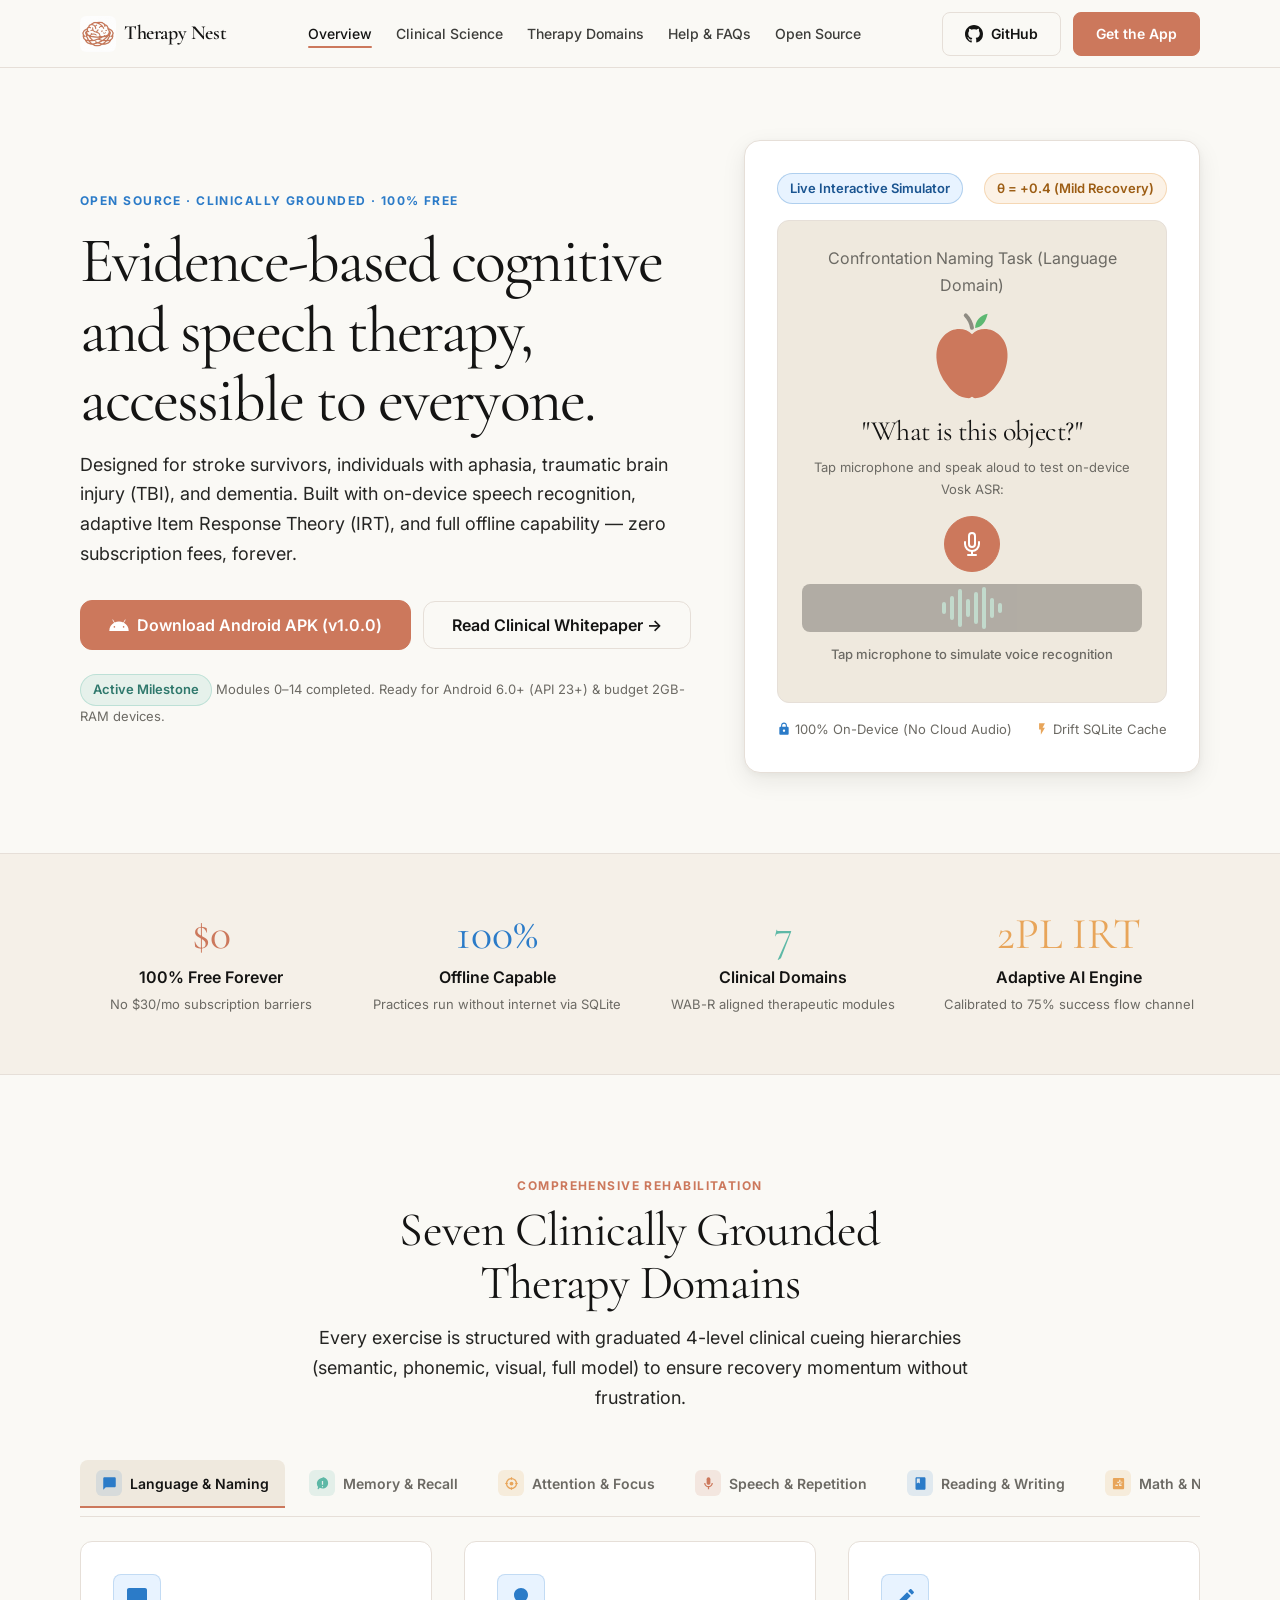
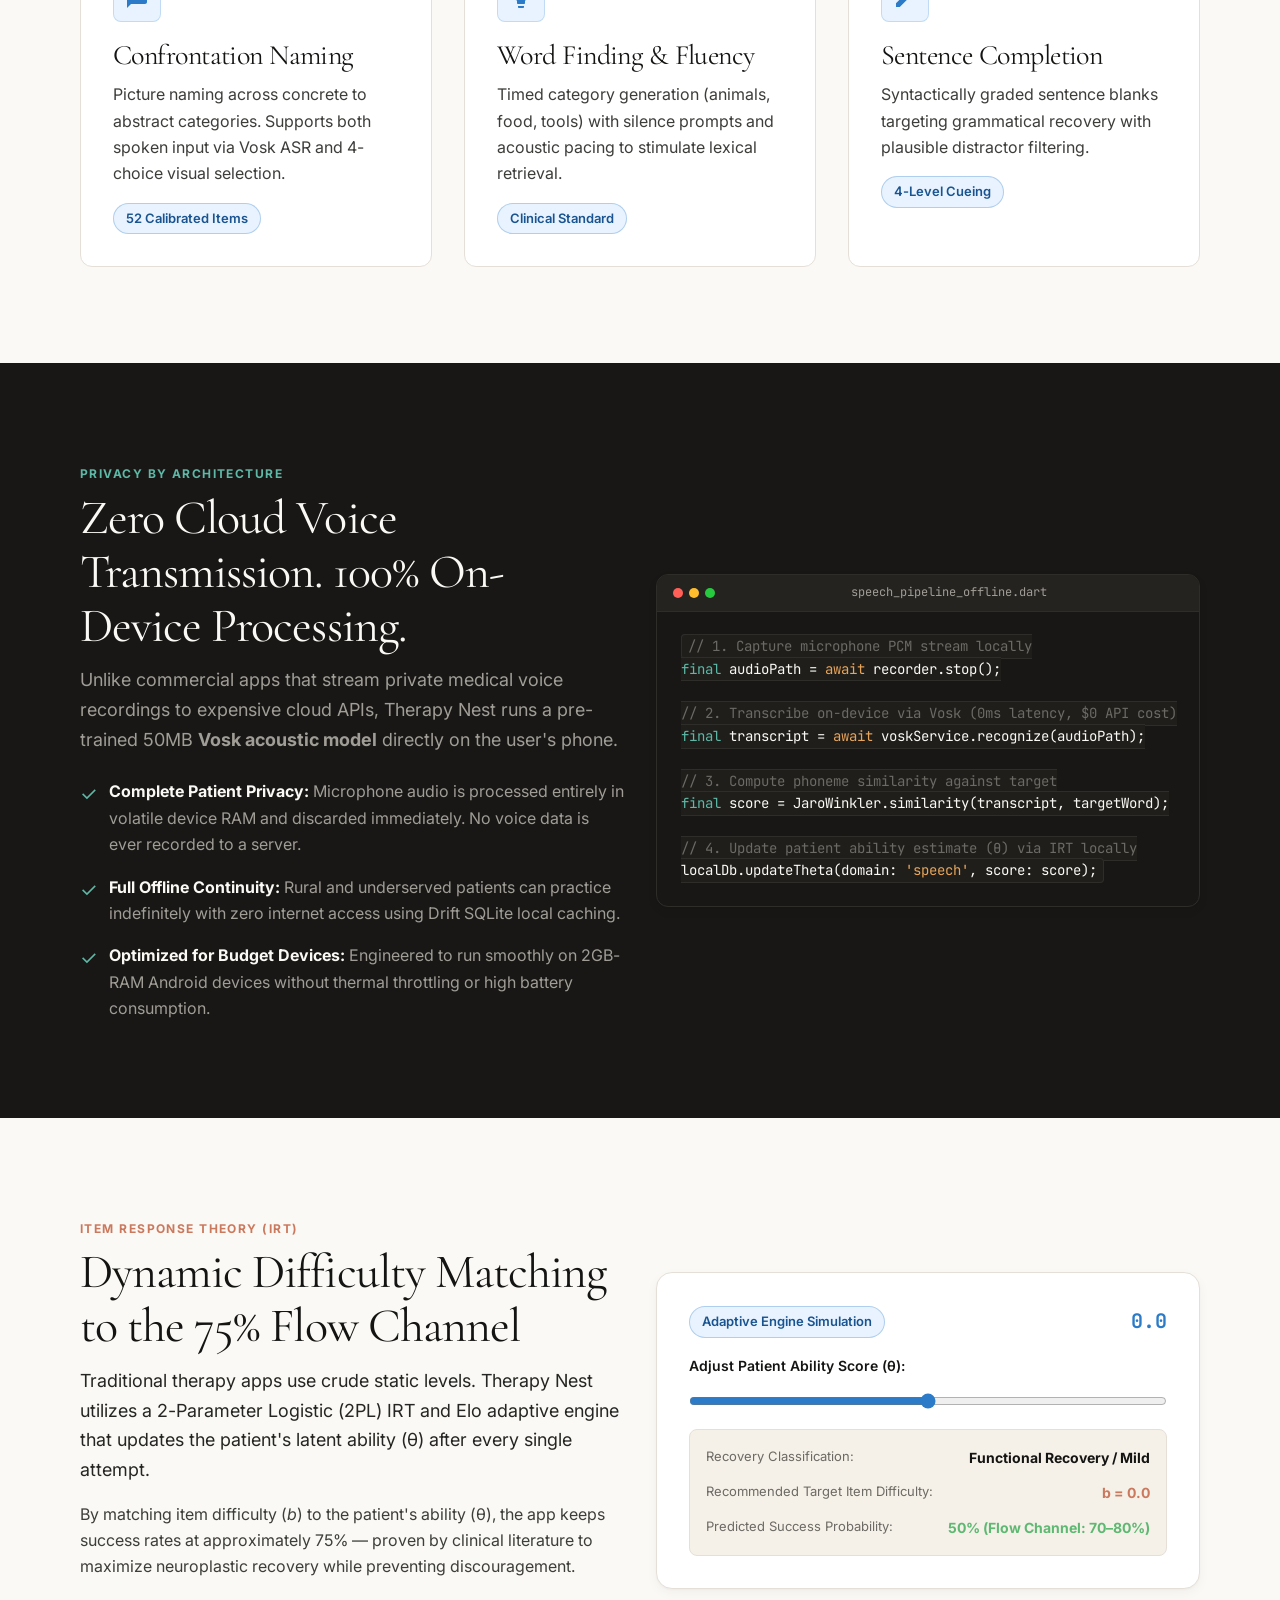
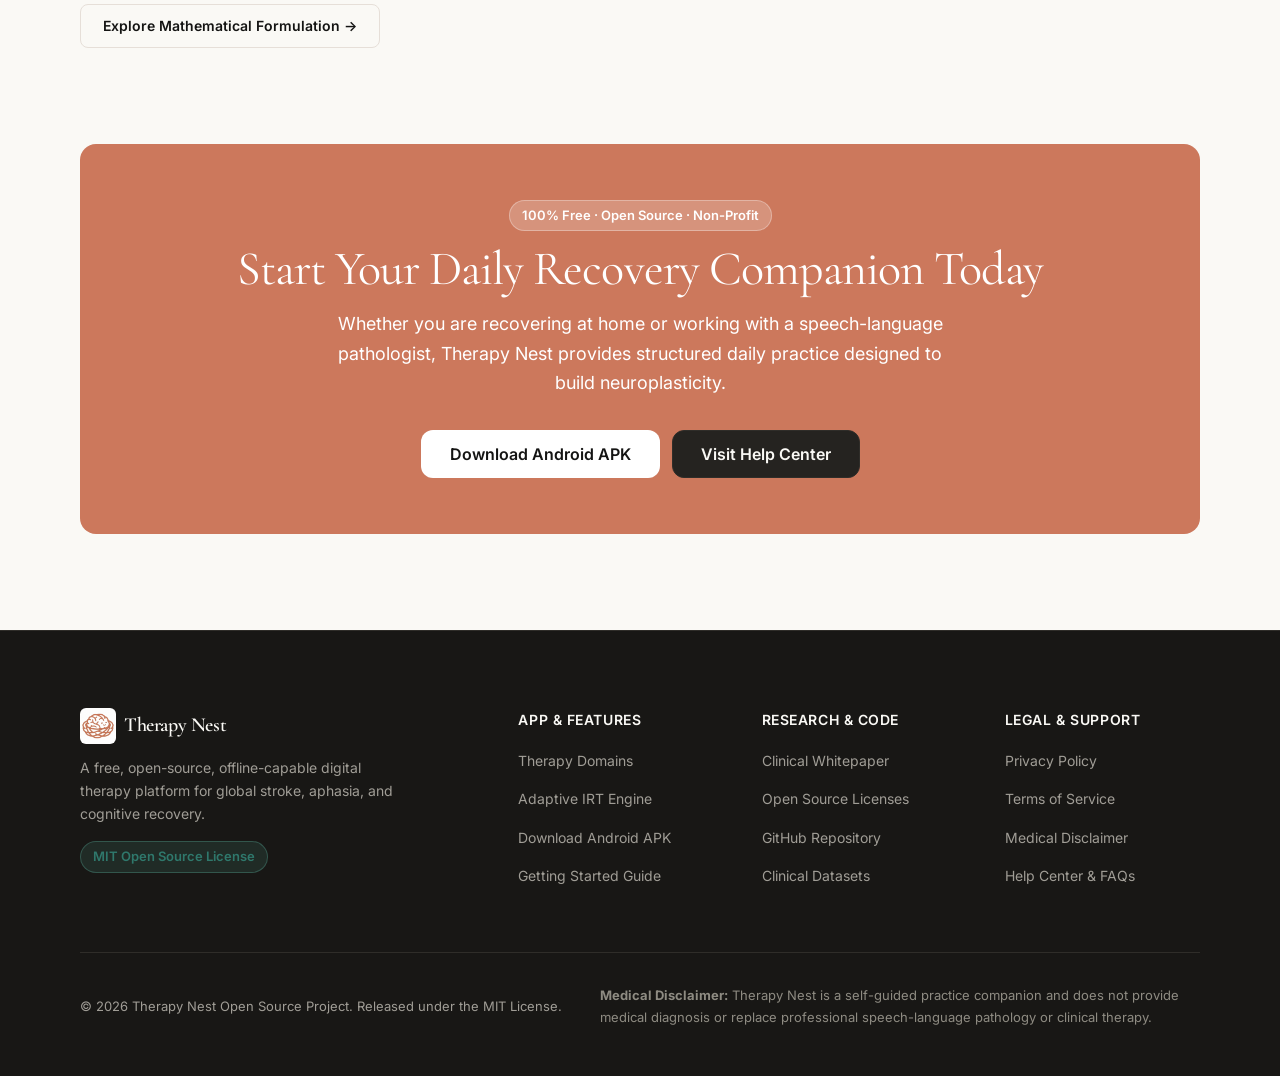
<file: index.html>
<!DOCTYPE html>
<html lang="en">
<head>
  <meta charset="UTF-8">
  <meta name="viewport" content="width=device-width, initial-scale=1.0">
  <title>Therapy Nest — Free, Offline-First Cognitive & Speech Therapy App</title>
  <meta name="description" content="Therapy Nest is a free, open-source, offline-capable cognitive and speech rehabilitation app for stroke, aphasia, TBI, and dementia patients. Powered by on-device Vosk speech recognition and IRT adaptive intelligence.">
  <meta name="keywords" content="speech therapy app, aphasia rehabilitation, cognitive therapy, stroke recovery, free therapy app, offline speech therapy, IRT adaptive engine, constant therapy alternative">
  <meta name="theme-color" content="#FAF9F5">

  <!-- Favicon -->
  <link rel="icon" type="image/png" href="assets/images/app-logo.png">
  <link rel="apple-touch-icon" href="assets/images/app-logo.png">

  <!-- Open Graph / Social Media -->
  <meta property="og:type" content="website">
  <meta property="og:title" content="Therapy Nest — Daily Practice Companion for Recovery">
  <meta property="og:description" content="Free, open-source cognitive and speech therapy with adaptive IRT intelligence and offline on-device speech recognition.">
  <meta property="og:image" content="assets/images/app-logo.png">

  <!-- Google Fonts: Cormorant Garamond (Serif Display), Inter (Sans), JetBrains Mono (Code) -->
  <link rel="preconnect" href="https://fonts.googleapis.com">
  <link rel="preconnect" href="https://fonts.gstatic.com" crossorigin>
  <link href="https://fonts.googleapis.com/css2?family=Cormorant+Garamond:ital,wght@0,400;0,600;1,400&family=Inter:wght@400;500;600;700&family=JetBrains+Mono:wght@400;500&display=swap" rel="stylesheet">

  <!-- Stylesheets -->
  <link rel="stylesheet" href="css/tokens.css">
  <link rel="stylesheet" href="css/reset.css">
  <link rel="stylesheet" href="css/base.css">
  <link rel="stylesheet" href="css/components.css">
</head>
<body>

  <!-- Accessible Skip Link -->
  <a href="#main-content" class="skip-link">Skip to main content</a>

  <!-- Header -->
  <header class="c-header" role="banner">
    <div class="l-container c-header__inner">
      <a href="index.html" class="c-logo" aria-label="Therapy Nest Home">
        <img src="assets/images/app-logo.png" alt="Therapy Nest App Logo" class="c-logo__img" width="36" height="36">
        <span class="c-logo__text">Therapy Nest</span>
      </a>

      <nav class="c-nav" role="navigation" aria-label="Main Navigation">
        <ul class="c-nav-list">
          <li><a href="index.html" class="c-nav-link c-nav-link--active">Overview</a></li>
          <li><a href="research.html" class="c-nav-link">Clinical Science</a></li>
          <li><a href="#domains" class="c-nav-link">Therapy Domains</a></li>
          <li><a href="support.html" class="c-nav-link">Help & FAQs</a></li>
          <li><a href="licenses.html" class="c-nav-link">Open Source</a></li>
        </ul>
      </nav>

      <div class="c-header__actions">
        <a href="https://github.com/CodeWith-AR/Therapy-Nest-Web" target="_blank" rel="noopener noreferrer" class="btn btn--secondary btn--desktop-only">
          <svg width="18" height="18" viewBox="0 0 24 24" fill="currentColor" aria-hidden="true"><path d="M12 0C5.37 0 0 5.37 0 12c0 5.31 3.435 9.795 8.205 11.385.6.105.825-.255.825-.57 0-.285-.015-1.23-.015-2.235-3.015.555-3.795-.735-4.035-1.41-.135-.345-.72-1.41-1.23-1.695-.42-.225-1.02-.78-.015-.795.945-.015 1.62.87 1.845 1.23 1.08 1.815 2.805 1.305 3.495.99.105-.78.42-1.305.765-1.605-2.67-.3-5.46-1.335-5.46-5.925 0-1.305.465-2.385 1.23-3.225-.12-.3-.54-1.53.12-3.18 0 0 1.005-.315 3.3 1.23.96-.27 1.98-.405 3-.405s2.04.135 3 .405c2.295-1.56 3.3-1.23 3.3-1.23.66 1.65.24 2.88.12 3.18.765.84 1.23 1.905 1.23 3.225 0 4.605-2.805 5.625-5.475 5.925.435.375.81 1.095.81 2.22 0 1.605-.015 2.895-.015 3.3 0 .315.225.69.825.57A12.02 12.02 0 0024 12c0-6.63-5.37-12-12-12z"/></svg>
          GitHub
        </a>
        <a href="https://github.com/CodeWith-AR/Therapy-Nest/releases/download/v1.0.0/therapy-nest-v1.0.0.apk" class="btn btn--primary" download>Get the App</a>
        <button class="c-nav-toggle" aria-label="Toggle navigation menu" aria-expanded="false">
          <svg width="24" height="24" viewBox="0 0 24 24" fill="none" stroke="currentColor" stroke-width="2" stroke-linecap="round"><line x1="3" y1="12" x2="21" y2="12"></line><line x1="3" y1="6" x2="21" y2="6"></line><line x1="3" y1="18" x2="21" y2="18"></line></svg>
        </button>
      </div>
    </div>
  </header>

  <!-- Mobile Drawer -->
  <div class="c-nav-drawer" role="dialog" aria-modal="true" aria-label="Mobile Menu">
    <ul class="c-nav-drawer__list">
      <li><a href="index.html" class="c-nav-drawer__link">Overview</a></li>
      <li><a href="research.html" class="c-nav-drawer__link">Clinical Science & IRT</a></li>
      <li><a href="#domains" class="c-nav-drawer__link">Therapy Domains</a></li>
      <li><a href="support.html" class="c-nav-drawer__link">Help Center & FAQs</a></li>
      <li><a href="privacy.html" class="c-nav-drawer__link">Privacy Policy</a></li>
      <li><a href="terms.html" class="c-nav-drawer__link">Terms of Service</a></li>
      <li><a href="licenses.html" class="c-nav-drawer__link">Open Source Licenses</a></li>
    </ul>
    <div style="margin-top: auto; padding-bottom: var(--space-xl);">
      <a href="https://github.com/CodeWith-AR/Therapy-Nest/releases/download/v1.0.0/therapy-nest-v1.0.0.apk" class="btn btn--primary btn--full btn--lg" download>Download Free App</a>
    </div>
  </div>

  <!-- Main Content -->
  <main id="main-content">

    <!-- 1. HERO SECTION -->
    <section class="l-section l-section--hero surface--canvas">
      <div class="l-container">
        <div class="l-grid-hero">
          <div>
            <span class="text-eyebrow text-eyebrow--blue">Open Source · Clinically Grounded · 100% Free</span>
            <h1 style="margin-top: var(--space-xs);">Evidence-based cognitive and speech therapy, accessible to everyone.</h1>
            <p class="text-lead" style="margin-bottom: var(--space-xl);">
              Designed for stroke survivors, individuals with aphasia, traumatic brain injury (TBI), and dementia. Built with on-device speech recognition, adaptive Item Response Theory (IRT), and full offline capability — zero subscription fees, forever.
            </p>
            <div class="btn-group" style="margin-bottom: var(--space-lg);" id="download">
              <a href="https://github.com/CodeWith-AR/Therapy-Nest/releases/download/v1.0.0/therapy-nest-v1.0.0.apk" class="btn btn--primary btn--lg" download>
                <svg width="20" height="20" viewBox="0 0 24 24" fill="currentColor" aria-hidden="true"><path d="M17.523 15.3414c-.5511 0-.9993-.4486-.9993-.9997s.4482-.9993.9993-.9993c.551 0 .9993.4482.9993.9993 0 .5511-.4483.9997-.9993.9997m-11.046 0c-.5511 0-.9993-.4486-.9993-.9997s.4482-.9993.9993-.9993c.5511 0 .9993.4482.9993.9993 0 .5511-.4482.9997-.9993.9997m11.4045-6.02l1.996-3.4567c.105-.1816.043-.414-.1385-.519-.1817-.105-.4141-.043-.5191.1386L17.202 8.971C15.6517 8.2618 13.8967 7.869 12 7.869c-1.8967 0-3.6518.3928-5.202 1.102L4.78 5.4843c-.105-.1816-.3374-.2436-.5191-.1386-.1816.105-.2435.3374-.1386.519l1.996 3.4567C2.6883 11.2338.3435 14.869.3435 19.131h23.313c0-4.262-2.3448-7.8972-5.776-9.8096"/></svg>
                Download Android APK (v1.0.0)
              </a>
              <a href="research.html" class="btn btn--secondary btn--lg">
                Read Clinical Whitepaper &rarr;
              </a>
            </div>
            <p class="text-caption">
              <span class="badge badge--teal">Active Milestone</span> Modules 0–14 completed. Ready for Android 6.0+ (API 23+) & budget 2GB-RAM devices.
            </p>
          </div>

          <!-- Interactive Live Clinical Simulator Card -->
          <div class="c-card c-card--white" style="border-radius: var(--radius-xl); box-shadow: var(--shadow-hover);">
            <div style="display: flex; align-items: center; justify-content: space-between; margin-bottom: var(--space-md);">
              <span class="badge badge--blue">Live Interactive Simulator</span>
              <span class="badge badge--amber">&theta; = +0.4 (Mild Recovery)</span>
            </div>
            <div style="background-color: var(--color-surface-card); border-radius: var(--radius-lg); padding: var(--space-lg); text-align: center; margin-bottom: var(--space-md); border: 1px solid var(--color-hairline);">
              <span class="text-caption-uppercase" style="color: var(--color-muted); display: block; margin-bottom: var(--space-xxs);">Confrontation Naming Task (Language Domain)</span>
              
              <!-- Silhouette Vector Stimulus (Apple - Resized 60% smaller to 34px) -->
              <div class="c-stimulus-silhouette" aria-label="Visual Stimulus: Apple Silhouette">
                <svg viewBox="0 0 64 64" fill="none" xmlns="http://www.w3.org/2000/svg">
                  <path d="M34 14C34 10 37 6 42 5C41 10 38 14 34 14Z" fill="#5DB872"/>
                  <path d="M32 14C31.5 11 30 8 28 6" stroke="#8E8B82" stroke-width="2.5" stroke-linecap="round"/>
                  <path d="M32 18C28 14 20 13 14 19C7 26 8 39 15 49C19 55 24 59 30 59C31 59 31.5 58 32 58C32.5 58 33 59 34 59C40 59 45 55 49 49C56 39 57 26 50 19C44 13 36 14 32 18Z" fill="#CC785C"/>
                </svg>
              </div>

              <h4 style="margin-bottom: var(--space-xs);">"What is this object?"</h4>
              <p class="text-caption" style="margin-bottom: var(--space-md);">Tap microphone and speak aloud to test on-device Vosk ASR:</p>

              <div style="display: flex; flex-direction: column; align-items: center; gap: var(--space-sm);">
                <button id="demo-mic-btn" class="btn btn--primary" style="width: 56px; height: 56px; border-radius: var(--radius-full); padding: 0;" aria-label="Test Speech Recognition">
                  <svg width="24" height="24" viewBox="0 0 24 24" fill="none" stroke="currentColor" stroke-width="2" stroke-linecap="round" stroke-linejoin="round"><path d="M12 1a3 3 0 0 0-3 3v8a3 3 0 0 0 6 0V4a3 3 0 0 0-3-3z"></path><path d="M19 10v2a7 7 0 0 1-14 0v-2"></path><line x1="12" y1="19" x2="12" y2="23"></line><line x1="8" y1="23" x2="16" y2="23"></line></svg>
                </button>
                <div id="demo-asr-waveform" class="c-waveform" style="width: 100%; opacity: 0.3; transition: opacity var(--duration-fast);">
                  <div class="c-waveform__bar"></div>
                  <div class="c-waveform__bar"></div>
                  <div class="c-waveform__bar"></div>
                  <div class="c-waveform__bar"></div>
                  <div class="c-waveform__bar"></div>
                  <div class="c-waveform__bar"></div>
                  <div class="c-waveform__bar"></div>
                  <div class="c-waveform__bar"></div>
                </div>
                <div id="demo-asr-status" class="text-caption" style="font-weight: 500;">Tap microphone to simulate voice recognition</div>
                <div id="demo-asr-result" class="text-caption" style="color: var(--color-ink);"></div>
              </div>
            </div>
            
            <!-- Simulator Footer with Colored Vector Silhouettes -->
            <div style="display: flex; align-items: center; justify-content: space-between; font-size: var(--text-caption); color: var(--color-muted); flex-wrap: wrap; gap: var(--space-xs);">
              <span style="display: inline-flex; align-items: center; gap: 4px;">
                <svg width="14" height="14" viewBox="0 0 24 24" fill="#2B7BC8" aria-hidden="true"><path d="M18 8h-1V6c0-2.76-2.24-5-5-5S7 3.24 7 6v2H6c-1.1 0-2 .9-2 2v10c0 1.1.9 2 2 2h12c1.1 0 2-.9 2-2V10c0-1.1-.9-2-2-2zm-6 9c-1.1 0-2-.9-2-2s.9-2 2-2 2 .9 2 2-.9 2-2 2zm3.1-9H8.9V6c0-1.71 1.39-3.1 3.1-3.1 1.71 0 3.1 1.39 3.1 3.1v2z"/></svg>
                100% On-Device (No Cloud Audio)
              </span>
              <span style="display: inline-flex; align-items: center; gap: 4px;">
                <svg width="14" height="14" viewBox="0 0 24 24" fill="#E8A55A" aria-hidden="true"><path d="M7 2v11h3v9l7-12h-4l4-8z"/></svg>
                Drift SQLite Cache
              </span>
            </div>
          </div>
        </div>
      </div>
    </section>

    <!-- 2. STATS & KEY PILLARS (Surface Soft) -->
    <section class="l-section l-section--sm surface--soft">
      <div class="l-container">
        <div class="l-grid-4 text-center">
          <div>
            <div style="font-family: var(--font-serif); font-size: 2.75rem; color: var(--color-primary); line-height: 1;">$0</div>
            <p style="font-weight: 600; color: var(--color-ink); margin-top: var(--space-xs); margin-bottom: 0;">100% Free Forever</p>
            <span class="text-caption">No $30/mo subscription barriers</span>
          </div>
          <div>
            <div style="font-family: var(--font-serif); font-size: 2.75rem; color: var(--color-primary-blue); line-height: 1;">100%</div>
            <p style="font-weight: 600; color: var(--color-ink); margin-top: var(--space-xs); margin-bottom: 0;">Offline Capable</p>
            <span class="text-caption">Practices run without internet via SQLite</span>
          </div>
          <div>
            <div style="font-family: var(--font-serif); font-size: 2.75rem; color: var(--color-accent-teal); line-height: 1;">7</div>
            <p style="font-weight: 600; color: var(--color-ink); margin-top: var(--space-xs); margin-bottom: 0;">Clinical Domains</p>
            <span class="text-caption">WAB-R aligned therapeutic modules</span>
          </div>
          <div>
            <div style="font-family: var(--font-serif); font-size: 2.75rem; color: var(--color-accent-amber); line-height: 1;">2PL IRT</div>
            <p style="font-weight: 600; color: var(--color-ink); margin-top: var(--space-xs); margin-bottom: 0;">Adaptive AI Engine</p>
            <span class="text-caption">Calibrated to 75% success flow channel</span>
          </div>
        </div>
      </div>
    </section>

    <!-- 3. THE 7 THERAPY DOMAINS (Surface Card) -->
    <section id="domains" class="l-section surface--canvas">
      <div class="l-container">
        <div class="text-center mx-auto" style="max-width: 720px; margin-bottom: var(--space-2xl);">
          <span class="text-eyebrow">Comprehensive Rehabilitation</span>
          <h2>Seven Clinically Grounded Therapy Domains</h2>
          <p class="text-lead">
            Every exercise is structured with graduated 4-level clinical cueing hierarchies (semantic, phonemic, visual, full model) to ensure recovery momentum without frustration.
          </p>
        </div>

        <!-- Interactive Domain Tab Switcher with Colored Silhouette Icon Badges -->
        <div class="c-tabs" role="tablist" aria-label="Therapy Domains">
          
          <button class="c-tab-btn c-tab-btn--active" role="tab" aria-selected="true" data-target="tab-language">
            <span class="c-tab-btn__icon c-tab-btn__icon--blue">
              <svg viewBox="0 0 24 24" aria-hidden="true"><path d="M20 2H4c-1.1 0-2 .9-2 2v18l4-4h14c1.1 0 2-.9 2-2V4c0-1.1-.9-2-2-2zm-6 9h-4v2h4v-2zm3-4H7v2h10V7z"/></svg>
            </span>
            Language & Naming
          </button>

          <button class="c-tab-btn" role="tab" aria-selected="false" data-target="tab-memory">
            <span class="c-tab-btn__icon c-tab-btn__icon--teal">
              <svg viewBox="0 0 24 24" aria-hidden="true"><path d="M12 3c-4.97 0-9 4.03-9 9 0 2.12.74 4.07 1.97 5.61L4.35 19.4c-.39.39-.39 1.02 0 1.41.39.39 1.02.39 1.41 0l1.9-1.9C9.22 19.58 10.56 20 12 20c4.97 0 9-4.03 9-9s-4.03-9-9-9zm-1 5h2v6h-2V8zm1 10c-.55 0-1-.45-1-1s.45-1 1-1 1 .45 1 1-.45 1-1 1z"/></svg>
            </span>
            Memory & Recall
          </button>

          <button class="c-tab-btn" role="tab" aria-selected="false" data-target="tab-attention">
            <span class="c-tab-btn__icon c-tab-btn__icon--amber">
              <svg viewBox="0 0 24 24" aria-hidden="true"><circle cx="12" cy="12" r="8" stroke="currentColor" stroke-width="2" fill="none"/><circle cx="12" cy="12" r="3" fill="currentColor"/><line x1="12" y1="2" x2="12" y2="6" stroke="currentColor" stroke-width="2"/><line x1="12" y1="18" x2="12" y2="22" stroke="currentColor" stroke-width="2"/><line x1="2" y1="12" x2="6" y2="12" stroke="currentColor" stroke-width="2"/><line x1="18" y1="12" x2="22" y2="12" stroke="currentColor" stroke-width="2"/></svg>
            </span>
            Attention & Focus
          </button>

          <button class="c-tab-btn" role="tab" aria-selected="false" data-target="tab-speech">
            <span class="c-tab-btn__icon c-tab-btn__icon--coral">
              <svg viewBox="0 0 24 24" aria-hidden="true"><path d="M12 14c1.66 0 3-1.34 3-3V5c0-1.66-1.34-3-3-3S9 3.34 9 5v6c0 1.66 1.34 3 3 3z"/><path d="M17 11c0 2.76-2.24 5-5 5s-5-2.24-5-5H5c0 3.53 2.61 6.43 6 6.92V21h2v-3.08c3.39-.49 6-3.39 6-6.92h-2z"/></svg>
            </span>
            Speech & Repetition
          </button>

          <button class="c-tab-btn" role="tab" aria-selected="false" data-target="tab-reading">
            <span class="c-tab-btn__icon c-tab-btn__icon--blue">
              <svg viewBox="0 0 24 24" aria-hidden="true"><path d="M18 2H6c-1.1 0-2 .9-2 2v16c0 1.1.9 2 2 2h12c1.1 0 2-.9 2-2V4c0-1.1-.9-2-2-2zM6 4h5v8l-2.5-1.5L6 12V4z"/></svg>
            </span>
            Reading & Writing
          </button>

          <button class="c-tab-btn" role="tab" aria-selected="false" data-target="tab-math">
            <span class="c-tab-btn__icon c-tab-btn__icon--amber">
              <svg viewBox="0 0 24 24" aria-hidden="true"><path d="M19 3H5c-1.1 0-2 .9-2 2v14c0 1.1.9 2 2 2h14c1.1 0 2-.9 2-2V5c0-1.1-.9-2-2-2zm-6 3h2v3h3v2h-3v3h-2v-3h-3V9h3V6zm-6 8h4v2H7v-2zm10 2h-4v-2h4v2zm0-4h-4v-2h4v2z"/></svg>
            </span>
            Math & Numeracy
          </button>

        </div>

        <!-- Tab 1: Language -->
        <div id="tab-language" class="c-tab-panel c-tab-panel--active" role="tabpanel">
          <div class="l-grid-3">
            <div class="c-card c-card--white">
              <div class="c-card__icon-box c-card__icon-box--blue">
                <svg viewBox="0 0 24 24"><path d="M20 2H4c-1.1 0-2 .9-2 2v18l4-4h14c1.1 0 2-.9 2-2V4c0-1.1-.9-2-2-2zm-6 9h-4v2h4v-2zm3-4H7v2h10V7z"/></svg>
              </div>
              <h4>Confrontation Naming</h4>
              <p>Picture naming across concrete to abstract categories. Supports both spoken input via Vosk ASR and 4-choice visual selection.</p>
              <div class="badge badge--blue">52 Calibrated Items</div>
            </div>

            <div class="c-card c-card--white">
              <div class="c-card__icon-box c-card__icon-box--blue">
                <svg viewBox="0 0 24 24"><path d="M9 21c0 .55.45 1 1 1h4c.55 0 1-.45 1-1v-1H9v1zm3-19C8.14 2 5 5.14 5 9c0 2.38 1.19 4.47 3 5.74V17c0 .55.45 1 1 1h6c.55 0 1-.45 1-1v-2.26c1.81-1.27 3-3.36 3-5.74 0-3.86-3.14-7-7-7z"/></svg>
              </div>
              <h4>Word Finding & Fluency</h4>
              <p>Timed category generation (animals, food, tools) with silence prompts and acoustic pacing to stimulate lexical retrieval.</p>
              <div class="badge badge--blue">Clinical Standard</div>
            </div>

            <div class="c-card c-card--white">
              <div class="c-card__icon-box c-card__icon-box--blue">
                <svg viewBox="0 0 24 24"><path d="M3 17.25V21h3.75L17.81 9.94l-3.75-3.75L3 17.25zM20.71 7.04c.39-.39.39-1.02 0-1.41l-2.34-2.34c-.39-.39-1.02-.39-1.41 0l-1.83 1.83 3.75 3.75 1.83-1.83z"/></svg>
              </div>
              <h4>Sentence Completion</h4>
              <p>Syntactically graded sentence blanks targeting grammatical recovery with plausible distractor filtering.</p>
              <div class="badge badge--blue">4-Level Cueing</div>
            </div>
          </div>
        </div>

        <!-- Tab 2: Memory -->
        <div id="tab-memory" class="c-tab-panel" role="tabpanel">
          <div class="l-grid-3">
            <div class="c-card c-card--white">
              <div class="c-card__icon-box c-card__icon-box--teal">
                <svg viewBox="0 0 24 24"><path d="M12 2l-5.5 9h11zM3 14l5 8h-6zM15 14h6l-3 8z"/></svg>
              </div>
              <h4>Visual Sequence Recall</h4>
              <p>Memorize and reproduce sequences of 3–6 geometric shapes with dynamic display times (1000ms–3000ms).</p>
              <div class="badge badge--teal">b = -2.0 to +2.0</div>
            </div>

            <div class="c-card c-card--white">
              <div class="c-card__icon-box c-card__icon-box--teal">
                <svg viewBox="0 0 24 24"><path d="M4 6H2v14c0 1.1.9 2 2 2h14v-2H4V6zm16-4H8c-1.1 0-2 .9-2 2v12c0 1.1.9 2 2 2h12c1.1 0 2-.9 2-2V4c0-1.1-.9-2-2-2zm-1 9h-4v4h-2v-4H9V9h4V5h2v4h4v2z"/></svg>
              </div>
              <h4>Word-Picture Pair Memory</h4>
              <p>Associative memory recall pairing auditory stimuli with real-world objects across variable retention intervals.</p>
              <div class="badge badge--teal">50 Items</div>
            </div>

            <div class="c-card c-card--white">
              <div class="c-card__icon-box c-card__icon-box--teal">
                <svg viewBox="0 0 24 24"><path d="M12 4V1L8 5l4 4V6c3.31 0 6 2.69 6 6 0 1.01-.25 1.97-.7 2.8l1.46 1.46C19.54 15.03 20 13.57 20 12c0-4.42-3.58-8-8-8zm0 14c-3.31 0-6-2.69-6-6 0-1.01.25-1.97.7-2.8L5.24 7.74C4.46 8.97 4 10.43 4 12c0 4.42 3.58 8 8 8v3l4-4-4-4v3z"/></svg>
              </div>
              <h4>N-Back Working Memory</h4>
              <p>Continuous visual stream recognition requiring patients to identify stimuli matched 1, 2, or 3 steps prior.</p>
              <div class="badge badge--teal">Cognitive Load</div>
            </div>
          </div>
        </div>

        <!-- Tab 3: Attention -->
        <div id="tab-attention" class="c-tab-panel" role="tabpanel">
          <div class="l-grid-3">
            <div class="c-card c-card--white">
              <div class="c-card__icon-box c-card__icon-box--amber">
                <svg viewBox="0 0 24 24"><path d="M15.5 14h-.79l-.28-.27C15.41 12.59 16 11.11 16 9.5 16 5.91 13.09 3 9.5 3S3 5.91 3 9.5 5.91 16 9.5 16c1.61 0 3.09-.59 4.23-1.57l.27.28v.79l5 4.99L20.49 19l-4.99-5zm-6 0C7.01 14 5 11.99 5 9.5S7.01 5 9.5 5 14 7.01 14 9.5 11.99 14 9.5 14z"/></svg>
              </div>
              <h4>Symbol Search</h4>
              <p>Sustained visual scanning across 3x3 to 6x6 symbol grids with distractor similarity scaling and reaction latency capture.</p>
              <div class="badge badge--amber">Timed Task</div>
            </div>

            <div class="c-card c-card--white">
              <div class="c-card__icon-box c-card__icon-box--amber">
                <svg viewBox="0 0 24 24"><path d="M10 18h4v-2h-4v2zM3 6v2h18V6H3zm3 7h12v-2H6v2z"/></svg>
              </div>
              <h4>Selective Rule Filtering</h4>
              <p>Target identification adhering to dynamic constraints (e.g., tap even numbers, filter shapes by color).</p>
              <div class="badge badge--amber">Cognitive Flexibility</div>
            </div>

            <div class="c-card c-card--white">
              <div class="c-card__icon-box c-card__icon-box--amber">
                <svg viewBox="0 0 24 24"><path d="M6.99 11L3 15l3.99 4v-3H14v-2H6.99v-3zM21 9l-3.99-4v3H10v2h7.01v3L21 9z"/></svg>
              </div>
              <h4>Task Switching (Dual Channel)</h4>
              <p>Alternating attention paradigms alternating rules per stimulus to strengthen executive functioning.</p>
              <div class="badge badge--amber">Executive Control</div>
            </div>
          </div>
        </div>

        <!-- Tab 4: Speech -->
        <div id="tab-speech" class="c-tab-panel" role="tabpanel">
          <div class="l-grid-3">
            <div class="c-card c-card--white">
              <div class="c-card__icon-box c-card__icon-box--coral">
                <svg viewBox="0 0 24 24"><path d="M12 14c1.66 0 3-1.34 3-3V5c0-1.66-1.34-3-3-3S9 3.34 9 5v6c0 1.66 1.34 3 3 3z"/><path d="M17 11c0 2.76-2.24 5-5 5s-5-2.24-5-5H5c0 3.53 2.61 6.43 6 6.92V21h2v-3.08c3.39-.49 6-3.39 6-6.92h-2z"/></svg>
              </div>
              <h4>Word Repetition</h4>
              <p>Listen to TTS target pronunciation and repeat into on-device Vosk ASR. Scored with Jaro-Winkler phoneme similarity.</p>
              <div class="badge badge--coral">Vosk On-Device</div>
            </div>

            <div class="c-card c-card--white">
              <div class="c-card__icon-box c-card__icon-box--coral">
                <svg viewBox="0 0 24 24"><path d="M20 2H4c-1.1 0-1.99.9-1.99 2L2 22l4-4h14c1.1 0 2-.9 2-2V4c0-1.1-.9-2-2-2zM6 9h12v2H6V9zm8 5H6v-2h8v2zm4-6H6V6h12v2z"/></svg>
              </div>
              <h4>Conversational Script Training</h4>
              <p>Functional everyday dialogues (ordering coffee, doctor appointments) with progressive cue fading.</p>
              <div class="badge badge--coral">Functional Speech</div>
            </div>

            <div class="c-card c-card--white">
              <div class="c-card__icon-box c-card__icon-box--coral">
                <svg viewBox="0 0 24 24"><path d="M3 9v6h4l5 5V4L7 9H3zm13.5 3c0-1.77-1.02-3.29-2.5-4.03v8.05c1.48-.73 2.5-2.25 2.5-4.02zM14 3.23v2.06c2.89.86 5 3.54 5 6.71s-2.11 5.85-5 6.71v2.06c4.01-.91 7-4.49 7-8.77s-2.99-7.86-7-8.77z"/></svg>
              </div>
              <h4>Oral Reading Aloud</h4>
              <p>Sentence-level read-aloud tasks capturing acoustic stability, phonemic accuracy, and speech latency.</p>
              <div class="badge badge--coral">Aphasia Recovery</div>
            </div>
          </div>
        </div>

        <!-- Tab 5: Reading -->
        <div id="tab-reading" class="c-tab-panel" role="tabpanel">
          <div class="l-grid-3">
            <div class="c-card c-card--white">
              <div class="c-card__icon-box c-card__icon-box--blue">
                <svg viewBox="0 0 24 24"><path d="M18 2H6c-1.1 0-2 .9-2 2v16c0 1.1.9 2 2 2h12c1.1 0 2-.9 2-2V4c0-1.1-.9-2-2-2zM6 4h5v8l-2.5-1.5L6 12V4z"/></svg>
              </div>
              <h4>Functional Reading</h4>
              <p>Real-world reading comprehension tasks featuring medication labels, grocery receipts, street signs, and transit schedules.</p>
              <div class="badge badge--blue">54 Items</div>
            </div>

            <div class="c-card c-card--white">
              <div class="c-card__icon-box c-card__icon-box--blue">
                <svg viewBox="0 0 24 24"><path d="M3 17.25V21h3.75L17.81 9.94l-3.75-3.75L3 17.25zM20.71 7.04c.39-.39.39-1.02 0-1.41l-2.34-2.34c-.39-.39-1.02-.39-1.41 0l-1.83 1.83 3.75 3.75 1.83-1.83z"/></svg>
              </div>
              <h4>Spelling from Dictation</h4>
              <p>Auditory word prompts with large-target virtual typing interface designed for post-stroke agraphia.</p>
              <div class="badge badge--blue">Agraphia Support</div>
            </div>

            <div class="c-card c-card--white">
              <div class="c-card__icon-box c-card__icon-box--blue">
                <svg viewBox="0 0 24 24"><path d="M12.87 15.07l-2.54-2.51.03-.03c1.74-1.94 2.98-4.17 3.71-6.53H17V4h-7V2H8v2H1v1.99h11.17C11.5 7.92 10.44 9.75 9 11.35 8.07 10.32 7.3 9.19 6.69 8h-2c.73 1.63 1.73 3.17 2.98 4.56l-5.09 5.02L4 19l5-5 3.11 3.11.76-2.04zM18.5 10h-2L12 22h2l1.12-3h4.75L21 22h2l-4.5-12zm-2.62 7l1.62-4.33L19.12 17h-3.24z"/></svg>
              </div>
              <h4>Word Alphabetizing</h4>
              <p>Drag-and-drop lexical ordering reinforcing orthographic knowledge and sequential processing.</p>
              <div class="badge badge--blue">Orthographic Focus</div>
            </div>
          </div>
        </div>

        <!-- Tab 6: Math -->
        <div id="tab-math" class="c-tab-panel" role="tabpanel">
          <div class="l-grid-3">
            <div class="c-card c-card--white">
              <div class="c-card__icon-box c-card__icon-box--amber">
                <svg viewBox="0 0 24 24"><circle cx="12" cy="12" r="9" stroke="currentColor" stroke-width="2" fill="none"/><polyline points="12 7 12 12 15 15" stroke="currentColor" stroke-width="2" fill="none"/></svg>
              </div>
              <h4>Analog Clock Reading</h4>
              <p>Programmatically rendered analog clock faces for temporal orientation and time-telling rehabilitation.</p>
              <div class="badge badge--amber">Functional Math</div>
            </div>

            <div class="c-card c-card--white">
              <div class="c-card__icon-box c-card__icon-box--amber">
                <svg viewBox="0 0 24 24"><rect x="2" y="5" width="20" height="14" rx="2" stroke="currentColor" stroke-width="2" fill="none"/><circle cx="12" cy="12" r="3" stroke="currentColor" stroke-width="2" fill="none"/></svg>
              </div>
              <h4>Money & Change Calculation</h4>
              <p>Everyday financial numeracy calculating totals and calculating change with realistic currency visual aids.</p>
              <div class="badge badge--amber">Real-World Numeracy</div>
            </div>

            <div class="c-card c-card--white">
              <div class="c-card__icon-box c-card__icon-box--amber">
                <svg viewBox="0 0 24 24"><path d="M19 13h-6v6h-2v-6H5v-2h6V5h2v6h6v2z"/></svg>
              </div>
              <h4>Concrete Arithmetic</h4>
              <p>Basic addition and subtraction reinforced with visual count objects to overcome acalculia.</p>
              <div class="badge badge--amber">Acalculia Recovery</div>
            </div>
          </div>
        </div>

      </div>
    </section>

    <!-- 4. OFFLINE-FIRST & ON-DEVICE SPEECH PRIVACY (Surface Dark) -->
    <section class="l-section surface--dark">
      <div class="l-container">
        <div class="l-grid-2" style="align-items: center;">
          <div>
            <span class="text-eyebrow text-eyebrow--teal">Privacy By Architecture</span>
            <h2 style="color: var(--color-on-dark);">Zero Cloud Voice Transmission. 100% On-Device Processing.</h2>
            <p style="color: var(--color-on-dark-soft);" class="text-lead">
              Unlike commercial apps that stream private medical voice recordings to expensive cloud APIs, Therapy Nest runs a pre-trained 50MB <strong>Vosk acoustic model</strong> directly on the user's phone.
            </p>
            <ul style="display: flex; flex-direction: column; gap: var(--space-md); margin-top: var(--space-lg);">
              <li style="display: flex; gap: var(--space-sm); align-items: flex-start;">
                <span style="color: var(--color-accent-teal); font-size: 1.25rem;">✓</span>
                <div>
                  <strong style="color: var(--color-on-dark);">Complete Patient Privacy:</strong> Microphone audio is processed entirely in volatile device RAM and discarded immediately. No voice data is ever recorded to a server.
                </div>
              </li>
              <li style="display: flex; gap: var(--space-sm); align-items: flex-start;">
                <span style="color: var(--color-accent-teal); font-size: 1.25rem;">✓</span>
                <div>
                  <strong style="color: var(--color-on-dark);">Full Offline Continuity:</strong> Rural and underserved patients can practice indefinitely with zero internet access using Drift SQLite local caching.
                </div>
              </li>
              <li style="display: flex; gap: var(--space-sm); align-items: flex-start;">
                <span style="color: var(--color-accent-teal); font-size: 1.25rem;">✓</span>
                <div>
                  <strong style="color: var(--color-on-dark);">Optimized for Budget Devices:</strong> Engineered to run smoothly on 2GB-RAM Android devices without thermal throttling or high battery consumption.
                </div>
              </li>
            </ul>
          </div>

          <!-- Code Window Showing Offline Architecture -->
          <div class="c-code-window">
            <div class="c-code-window__header">
              <div class="c-code-window__dots">
                <span class="c-code-window__dot c-code-window__dot--red"></span>
                <span class="c-code-window__dot c-code-window__dot--yellow"></span>
                <span class="c-code-window__dot c-code-window__dot--green"></span>
              </div>
              <span class="c-code-window__title">speech_pipeline_offline.dart</span>
              <span></span>
            </div>
            <div class="c-code-window__body">
<pre><code><span style="color: #6C6A64;">// 1. Capture microphone PCM stream locally</span>
<span style="color: #5DB8A6;">final</span> audioPath = <span style="color: #E8A55A;">await</span> recorder.stop();

<span style="color: #6C6A64;">// 2. Transcribe on-device via Vosk (0ms latency, $0 API cost)</span>
<span style="color: #5DB8A6;">final</span> transcript = <span style="color: #E8A55A;">await</span> voskService.recognize(audioPath);

<span style="color: #6C6A64;">// 3. Compute phoneme similarity against target</span>
<span style="color: #5DB8A6;">final</span> score = JaroWinkler.similarity(transcript, targetWord);

<span style="color: #6C6A64;">// 4. Update patient ability estimate (θ) via IRT locally</span>
localDb.updateTheta(domain: <span style="color: #E8A55A;">'speech'</span>, score: score);</code></pre>
            </div>
          </div>
        </div>
      </div>
    </section>

    <!-- 5. ADAPTIVE IRT INTELLIGENCE (Surface Canvas) -->
    <section class="l-section surface--canvas">
      <div class="l-container">
        <div class="l-grid-2" style="align-items: center;">
          <div>
            <span class="text-eyebrow">Item Response Theory (IRT)</span>
            <h2>Dynamic Difficulty Matching to the 75% Flow Channel</h2>
            <p class="text-lead">
              Traditional therapy apps use crude static levels. Therapy Nest utilizes a 2-Parameter Logistic (2PL) IRT and Elo adaptive engine that updates the patient's latent ability (&theta;) after every single attempt.
            </p>
            <p>
              By matching item difficulty (<em>b</em>) to the patient's ability (&theta;), the app keeps success rates at approximately 75% — proven by clinical literature to maximize neuroplastic recovery while preventing discouragement.
            </p>
            <div style="margin-top: var(--space-lg);">
              <a href="research.html" class="btn btn--secondary">Explore Mathematical Formulation &rarr;</a>
            </div>
          </div>

          <!-- Interactive IRT Ability Slider Simulator -->
          <div class="c-card c-card--white" style="border-radius: var(--radius-xl); box-shadow: var(--shadow-card);">
            <div style="display: justify; justify-content: space-between; display: flex; align-items: center; margin-bottom: var(--space-md);">
              <span class="badge badge--blue">Adaptive Engine Simulation</span>
              <span id="irt-theta-val" style="font-family: var(--font-mono); font-weight: 700; font-size: 1.25rem; color: var(--color-primary-blue);">+0.0</span>
            </div>

            <label for="irt-slider" class="form-label" style="display: block; margin-bottom: var(--space-xs);">
              Adjust Patient Ability Score (&theta;):
            </label>
            <input type="range" id="irt-slider" min="-3.0" max="3.0" step="0.1" value="0.0" style="width: 100%; height: 8px; border-radius: var(--radius-pill); accent-color: var(--color-primary-blue); margin-bottom: var(--space-lg);">

            <div style="display: flex; flex-direction: column; gap: var(--space-sm); background-color: var(--color-surface-soft); padding: var(--space-md); border-radius: var(--radius-md); border: 1px solid var(--color-hairline);">
              <div style="display: flex; justify-content: space-between;">
                <span class="text-caption">Recovery Classification:</span>
                <strong id="irt-level-name" style="font-size: var(--text-body-sm); color: var(--color-ink);">Functional Recovery / Mild</strong>
              </div>
              <div style="display: flex; justify-content: space-between;">
                <span class="text-caption">Recommended Target Item Difficulty:</span>
                <strong id="irt-recommended-diff" style="font-size: var(--text-body-sm); color: var(--color-primary);">b = +0.0</strong>
              </div>
              <div style="display: flex; justify-content: space-between;">
                <span class="text-caption">Predicted Success Probability:</span>
                <strong id="irt-expected-prob" style="font-size: var(--text-body-sm); color: var(--color-success);">75% (Flow Channel: 70–80%)</strong>
              </div>
            </div>
          </div>
        </div>
      </div>
    </section>

    <!-- 6. PRE-FOOTER CALLOUT CTA (Warm Coral) -->
    <section class="l-section" style="padding-top: 0;">
      <div class="l-container">
        <div class="c-callout c-callout--coral">
          <span class="badge" style="background-color: rgba(255, 255, 255, 0.2); color: #FFFFFF; border-color: rgba(255, 255, 255, 0.3); margin-bottom: var(--space-sm);">100% Free · Open Source · Non-Profit</span>
          <h2 style="font-size: clamp(2rem, 4vw, 3rem); margin-bottom: var(--space-sm);">Start Your Daily Recovery Companion Today</h2>
          <p style="max-width: 640px; margin: 0 auto var(--space-xl); font-size: var(--text-body-lg);">
            Whether you are recovering at home or working with a speech-language pathologist, Therapy Nest provides structured daily practice designed to build neuroplasticity.
          </p>
          <div class="btn-group" style="justify-content: center;">
            <a href="https://github.com/CodeWith-AR/Therapy-Nest/releases/download/v1.0.0/therapy-nest-v1.0.0.apk" class="btn btn--secondary btn--lg" style="background-color: #FFFFFF; color: var(--color-ink); border-color: transparent;" download>
              Download Android APK
            </a>
            <a href="support.html" class="btn btn--secondary-on-dark btn--lg">
              Visit Help Center
            </a>
          </div>
        </div>
      </div>
    </section>

  </main>

  <!-- Global Footer (Surface Dark) -->
  <footer class="c-footer" role="contentinfo">
    <div class="l-container">
      <div class="c-footer__grid">
        <div>
          <a href="index.html" class="c-logo" style="color: var(--color-on-dark);">
            <img src="assets/images/app-logo.png" alt="Therapy Nest App Logo" class="c-logo__img" width="36" height="36">
            <span class="c-logo__text" style="color: var(--color-on-dark);">Therapy Nest</span>
          </a>
          <p class="c-footer__brand-p">
            A free, open-source, offline-capable digital therapy platform for global stroke, aphasia, and cognitive recovery.
          </p>
          <div style="margin-top: var(--space-md);">
            <span class="badge badge--teal">MIT Open Source License</span>
          </div>
        </div>

        <div>
          <div class="c-footer__col-title">App & Features</div>
          <ul class="c-footer__links">
            <li><a href="index.html#domains" class="c-footer__link">Therapy Domains</a></li>
            <li><a href="research.html" class="c-footer__link">Adaptive IRT Engine</a></li>
            <li><a href="https://github.com/CodeWith-AR/Therapy-Nest/releases/download/v1.0.0/therapy-nest-v1.0.0.apk" class="c-footer__link" download>Download Android APK</a></li>
            <li><a href="support.html#getting-started" class="c-footer__link">Getting Started Guide</a></li>
          </ul>
        </div>

        <div>
          <div class="c-footer__col-title">Research & Code</div>
          <ul class="c-footer__links">
            <li><a href="research.html" class="c-footer__link">Clinical Whitepaper</a></li>
            <li><a href="licenses.html" class="c-footer__link">Open Source Licenses</a></li>
            <li><a href="https://github.com/CodeWith-AR/Therapy-Nest-Web" target="_blank" rel="noopener noreferrer" class="c-footer__link">GitHub Repository</a></li>
            <li><a href="research.html#datasets" class="c-footer__link">Clinical Datasets</a></li>
          </ul>
        </div>

        <div>
          <div class="c-footer__col-title">Legal & Support</div>
          <ul class="c-footer__links">
            <li><a href="privacy.html" class="c-footer__link">Privacy Policy</a></li>
            <li><a href="terms.html" class="c-footer__link">Terms of Service</a></li>
            <li><a href="terms.html#disclaimer" class="c-footer__link">Medical Disclaimer</a></li>
            <li><a href="support.html" class="c-footer__link">Help Center & FAQs</a></li>
          </ul>
        </div>
      </div>

      <div class="c-footer__bottom">
        <div>
          &copy; 2026 Therapy Nest Open Source Project. Released under the MIT License.
        </div>
        <div style="max-width: 600px; color: var(--color-muted-soft);">
          <strong>Medical Disclaimer:</strong> Therapy Nest is a self-guided practice companion and does not provide medical diagnosis or replace professional speech-language pathology or clinical therapy.
        </div>
      </div>
    </div>
  </footer>

  <!-- Scripts -->
  <script src="js/main.js"></script>
  <script src="js/interactive-demo.js"></script>
</body>
</html>
</file>
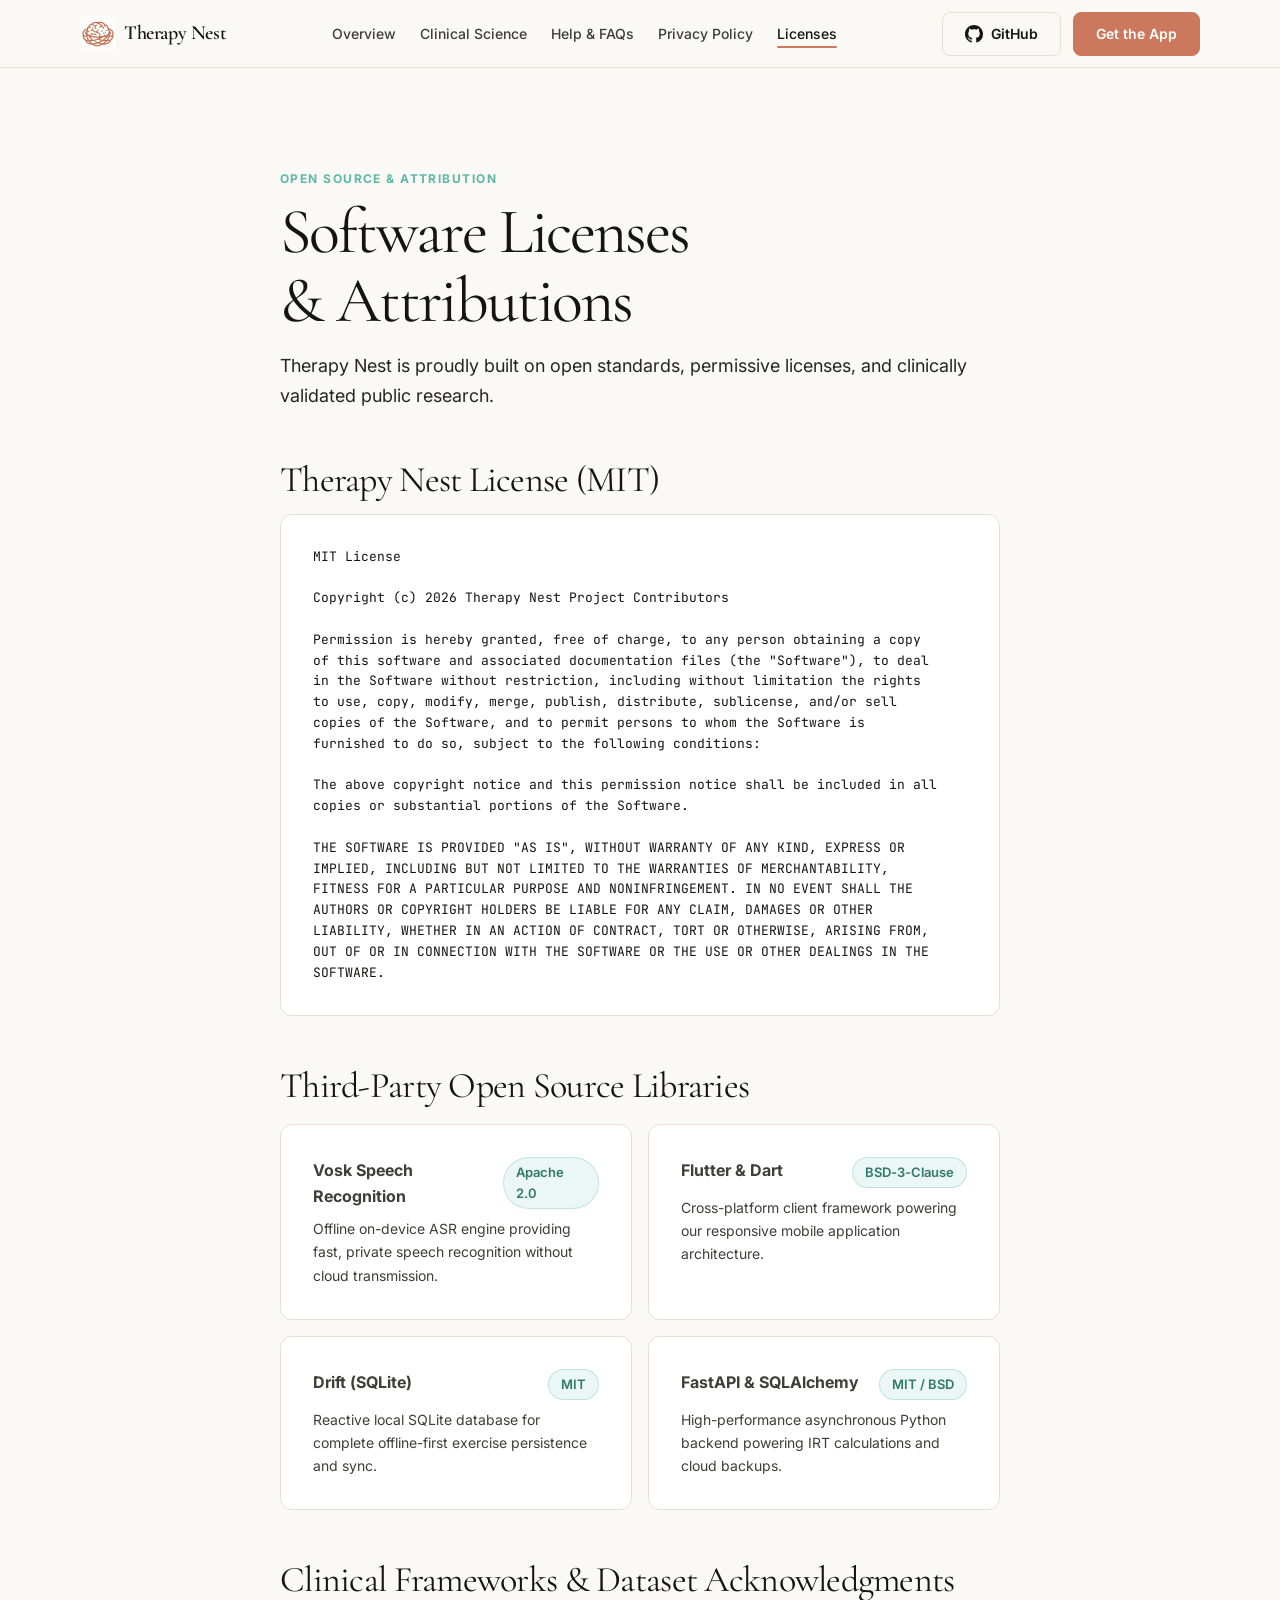
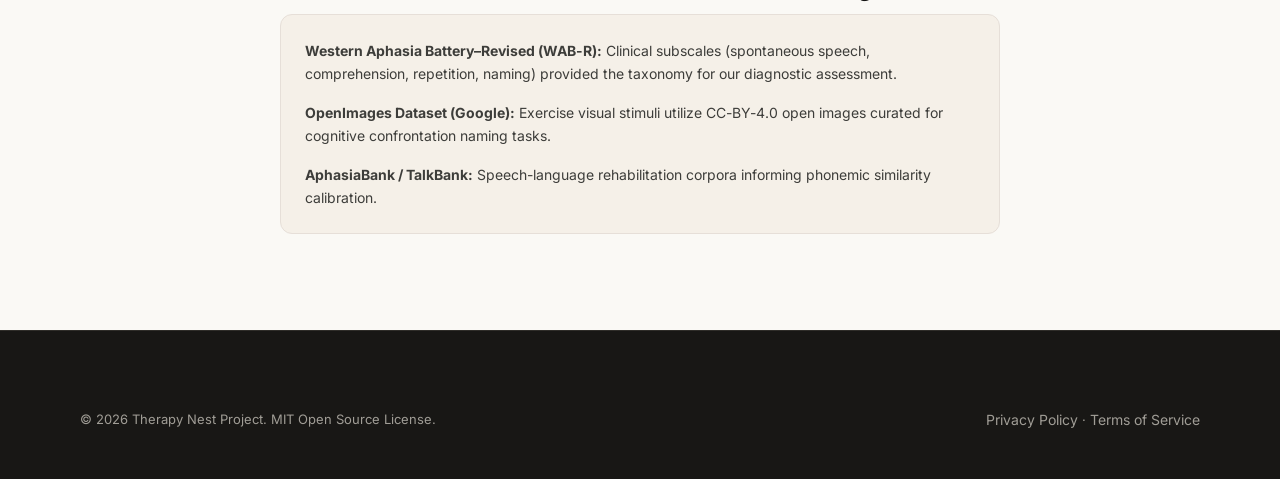
<file: licenses.html>
<!DOCTYPE html>
<html lang="en">
<head>
  <meta charset="UTF-8">
  <meta name="viewport" content="width=device-width, initial-scale=1.0">
  <title>Open Source Licenses & Attributions — Therapy Nest</title>
  <meta name="description" content="Therapy Nest open source software licenses, third-party component acknowledgments, and clinical dataset attributions.">
  <meta name="theme-color" content="#FAF9F5">

  <!-- Favicon -->
  <link rel="icon" type="image/png" href="assets/images/app-logo.png">
  <link rel="apple-touch-icon" href="assets/images/app-logo.png">

  <link rel="preconnect" href="https://fonts.googleapis.com">
  <link rel="preconnect" href="https://fonts.gstatic.com" crossorigin>
  <link href="https://fonts.googleapis.com/css2?family=Cormorant+Garamond:ital,wght@0,400;0,600;1,400&family=Inter:wght@400;500;600;700&family=JetBrains+Mono:wght@400;500&display=swap" rel="stylesheet">

  <link rel="stylesheet" href="css/tokens.css">
  <link rel="stylesheet" href="css/reset.css">
  <link rel="stylesheet" href="css/base.css">
  <link rel="stylesheet" href="css/components.css">
</head>
<body>

  <a href="#main-content" class="skip-link">Skip to main content</a>

  <!-- Header -->
  <header class="c-header" role="banner">
    <div class="l-container c-header__inner">
      <a href="index.html" class="c-logo" aria-label="Therapy Nest Home">
        <img src="assets/images/app-logo.png" alt="Therapy Nest App Logo" class="c-logo__img" width="36" height="36">
        <span class="c-logo__text">Therapy Nest</span>
      </a>

      <nav class="c-nav" role="navigation" aria-label="Main Navigation">
        <ul class="c-nav-list">
          <li><a href="index.html" class="c-nav-link">Overview</a></li>
          <li><a href="research.html" class="c-nav-link">Clinical Science</a></li>
          <li><a href="support.html" class="c-nav-link">Help & FAQs</a></li>
          <li><a href="privacy.html" class="c-nav-link">Privacy Policy</a></li>
          <li><a href="licenses.html" class="c-nav-link c-nav-link--active">Licenses</a></li>
        </ul>
      </nav>

      <div class="c-header__actions">
        <a href="https://github.com/CodeWith-AR/Therapy-Nest-Web" target="_blank" rel="noopener noreferrer" class="btn btn--secondary btn--desktop-only">
          <svg width="18" height="18" viewBox="0 0 24 24" fill="currentColor" aria-hidden="true"><path d="M12 0C5.37 0 0 5.37 0 12c0 5.31 3.435 9.795 8.205 11.385.6.105.825-.255.825-.57 0-.285-.015-1.23-.015-2.235-3.015.555-3.795-.735-4.035-1.41-.135-.345-.72-1.41-1.23-1.695-.42-.225-1.02-.78-.015-.795.945-.015 1.62.87 1.845 1.23 1.08 1.815 2.805 1.305 3.495.99.105-.78.42-1.305.765-1.605-2.67-.3-5.46-1.335-5.46-5.925 0-1.305.465-2.385 1.23-3.225-.12-.3-.54-1.53.12-3.18 0 0 1.005-.315 3.3 1.23.96-.27 1.98-.405 3-.405s2.04.135 3 .405c2.295-1.56 3.3-1.23 3.3-1.23.66 1.65.24 2.88.12 3.18.765.84 1.23 1.905 1.23 3.225 0 4.605-2.805 5.625-5.475 5.925.435.375.81 1.095.81 2.22 0 1.605-.015 2.895-.015 3.3 0 .315.225.69.825.57A12.02 12.02 0 0024 12c0-6.63-5.37-12-12-12z"/></svg>
          GitHub
        </a>
        <a href="https://github.com/CodeWith-AR/Therapy-Nest/releases/download/v1.0.0/therapy-nest-v1.0.0.apk" class="btn btn--primary" download>Get the App</a>
        <button class="c-nav-toggle" aria-label="Toggle navigation menu" aria-expanded="false">
          <svg width="24" height="24" viewBox="0 0 24 24" fill="none" stroke="currentColor" stroke-width="2" stroke-linecap="round"><line x1="3" y1="12" x2="21" y2="12"></line><line x1="3" y1="6" x2="21" y2="6"></line><line x1="3" y1="18" x2="21" y2="18"></line></svg>
        </button>
      </div>
    </div>
  </header>

  <!-- Mobile Drawer -->
  <div class="c-nav-drawer" role="dialog" aria-modal="true" aria-label="Mobile Menu">
    <ul class="c-nav-drawer__list">
      <li><a href="index.html" class="c-nav-drawer__link">Overview</a></li>
      <li><a href="research.html" class="c-nav-drawer__link">Clinical Science & IRT</a></li>
      <li><a href="index.html#domains" class="c-nav-drawer__link">Therapy Domains</a></li>
      <li><a href="support.html" class="c-nav-drawer__link">Help Center & FAQs</a></li>
      <li><a href="privacy.html" class="c-nav-drawer__link">Privacy Policy</a></li>
      <li><a href="terms.html" class="c-nav-drawer__link">Terms of Service</a></li>
      <li><a href="licenses.html" class="c-nav-drawer__link">Open Source Licenses</a></li>
    </ul>
    <div style="margin-top: auto; padding-bottom: var(--space-xl);">
      <a href="https://github.com/CodeWith-AR/Therapy-Nest/releases/download/v1.0.0/therapy-nest-v1.0.0.apk" class="btn btn--primary btn--full btn--lg" download>Download Free App</a>
    </div>
  </div>

  <!-- Main Content -->
  <main id="main-content" class="l-section surface--canvas">
    <div class="l-container l-container--text">
      
      <div style="margin-bottom: var(--space-2xl);">
        <span class="text-eyebrow text-eyebrow--teal">Open Source & Attribution</span>
        <h1>Software Licenses & Attributions</h1>
        <p class="text-lead">
          Therapy Nest is proudly built on open standards, permissive licenses, and clinically validated public research.
        </p>
      </div>

      <article style="display: flex; flex-direction: column; gap: var(--space-2xl);">

        <!-- 1. Therapy Nest MIT License -->
        <section>
          <h3>Therapy Nest License (MIT)</h3>
          <div class="c-card c-card--white" style="margin-top: var(--space-sm);">
<pre style="font-family: var(--font-mono); font-size: 0.8125rem; line-height: 1.6; color: var(--color-ink); white-space: pre-wrap;">
MIT License

Copyright (c) 2026 Therapy Nest Project Contributors

Permission is hereby granted, free of charge, to any person obtaining a copy
of this software and associated documentation files (the "Software"), to deal
in the Software without restriction, including without limitation the rights
to use, copy, modify, merge, publish, distribute, sublicense, and/or sell
copies of the Software, and to permit persons to whom the Software is
furnished to do so, subject to the following conditions:

The above copyright notice and this permission notice shall be included in all
copies or substantial portions of the Software.

THE SOFTWARE IS PROVIDED "AS IS", WITHOUT WARRANTY OF ANY KIND, EXPRESS OR
IMPLIED, INCLUDING BUT NOT LIMITED TO THE WARRANTIES OF MERCHANTABILITY,
FITNESS FOR A PARTICULAR PURPOSE AND NONINFRINGEMENT. IN NO EVENT SHALL THE
AUTHORS OR COPYRIGHT HOLDERS BE LIABLE FOR ANY CLAIM, DAMAGES OR OTHER
LIABILITY, WHETHER IN AN ACTION OF CONTRACT, TORT OR OTHERWISE, ARISING FROM,
OUT OF OR IN CONNECTION WITH THE SOFTWARE OR THE USE OR OTHER DEALINGS IN THE
SOFTWARE.
</pre>
          </div>
        </section>

        <!-- 2. Core Open Source Dependencies -->
        <section>
          <h3>Third-Party Open Source Libraries</h3>
          <div class="l-grid-2" style="margin-top: var(--space-md); gap: var(--space-md);">
            <div class="c-card c-card--white">
              <div style="display: flex; justify-content: space-between; align-items: flex-start; margin-bottom: var(--space-xs);">
                <strong>Vosk Speech Recognition</strong>
                <span class="badge badge--teal">Apache 2.0</span>
              </div>
              <p style="font-size: var(--text-body-sm); margin-bottom: 0;">
                Offline on-device ASR engine providing fast, private speech recognition without cloud transmission.
              </p>
            </div>

            <div class="c-card c-card--white">
              <div style="display: flex; justify-content: space-between; align-items: flex-start; margin-bottom: var(--space-xs);">
                <strong>Flutter & Dart</strong>
                <span class="badge badge--teal">BSD-3-Clause</span>
              </div>
              <p style="font-size: var(--text-body-sm); margin-bottom: 0;">
                Cross-platform client framework powering our responsive mobile application architecture.
              </p>
            </div>

            <div class="c-card c-card--white">
              <div style="display: flex; justify-content: space-between; align-items: flex-start; margin-bottom: var(--space-xs);">
                <strong>Drift (SQLite)</strong>
                <span class="badge badge--teal">MIT</span>
              </div>
              <p style="font-size: var(--text-body-sm); margin-bottom: 0;">
                Reactive local SQLite database for complete offline-first exercise persistence and sync.
              </p>
            </div>

            <div class="c-card c-card--white">
              <div style="display: flex; justify-content: space-between; align-items: flex-start; margin-bottom: var(--space-xs);">
                <strong>FastAPI & SQLAlchemy</strong>
                <span class="badge badge--teal">MIT / BSD</span>
              </div>
              <p style="font-size: var(--text-body-sm); margin-bottom: 0;">
                High-performance asynchronous Python backend powering IRT calculations and cloud backups.
              </p>
            </div>
          </div>
        </section>

        <!-- 3. Clinical & Academic Acknowledgments -->
        <section>
          <h3>Clinical Frameworks & Dataset Acknowledgments</h3>
          <div class="c-card" style="background-color: var(--color-surface-soft); border-radius: var(--radius-lg); padding: var(--space-lg); margin-top: var(--space-sm);">
            <ul style="display: flex; flex-direction: column; gap: var(--space-md); font-size: var(--text-body-sm);">
              <li>
                <strong>Western Aphasia Battery–Revised (WAB-R):</strong> Clinical subscales (spontaneous speech, comprehension, repetition, naming) provided the taxonomy for our diagnostic assessment.
              </li>
              <li>
                <strong>OpenImages Dataset (Google):</strong> Exercise visual stimuli utilize CC-BY-4.0 open images curated for cognitive confrontation naming tasks.
              </li>
              <li>
                <strong>AphasiaBank / TalkBank:</strong> Speech-language rehabilitation corpora informing phonemic similarity calibration.
              </li>
            </ul>
          </div>
        </section>

      </article>

    </div>
  </main>

  <!-- Footer -->
  <footer class="c-footer" role="contentinfo">
    <div class="l-container">
      <div class="c-footer__bottom" style="border-top: none; padding-top: 0;">
        <div>&copy; 2026 Therapy Nest Project. MIT Open Source License.</div>
        <div><a href="privacy.html" class="c-footer__link">Privacy Policy</a> &middot; <a href="terms.html" class="c-footer__link">Terms of Service</a></div>
      </div>
    </div>
  </footer>

  <script src="js/main.js"></script>
</body>
</html>
</file>
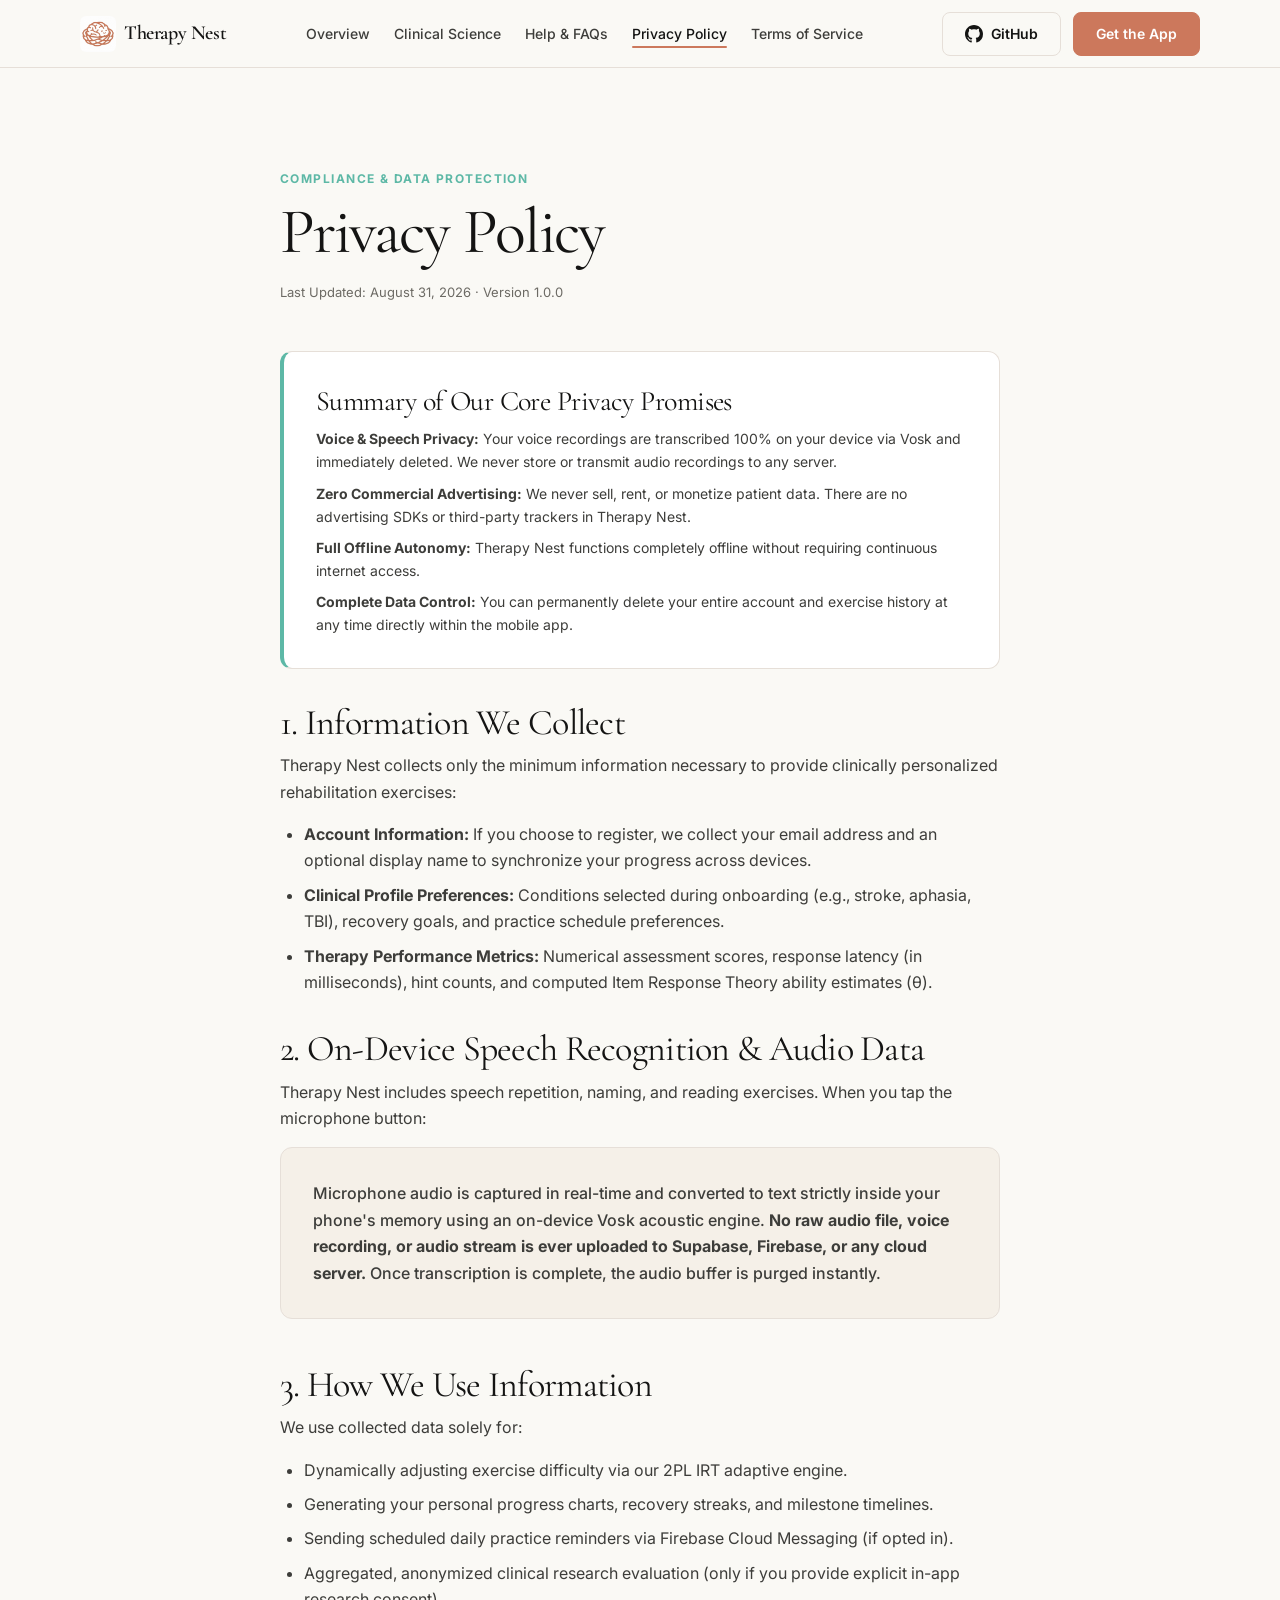
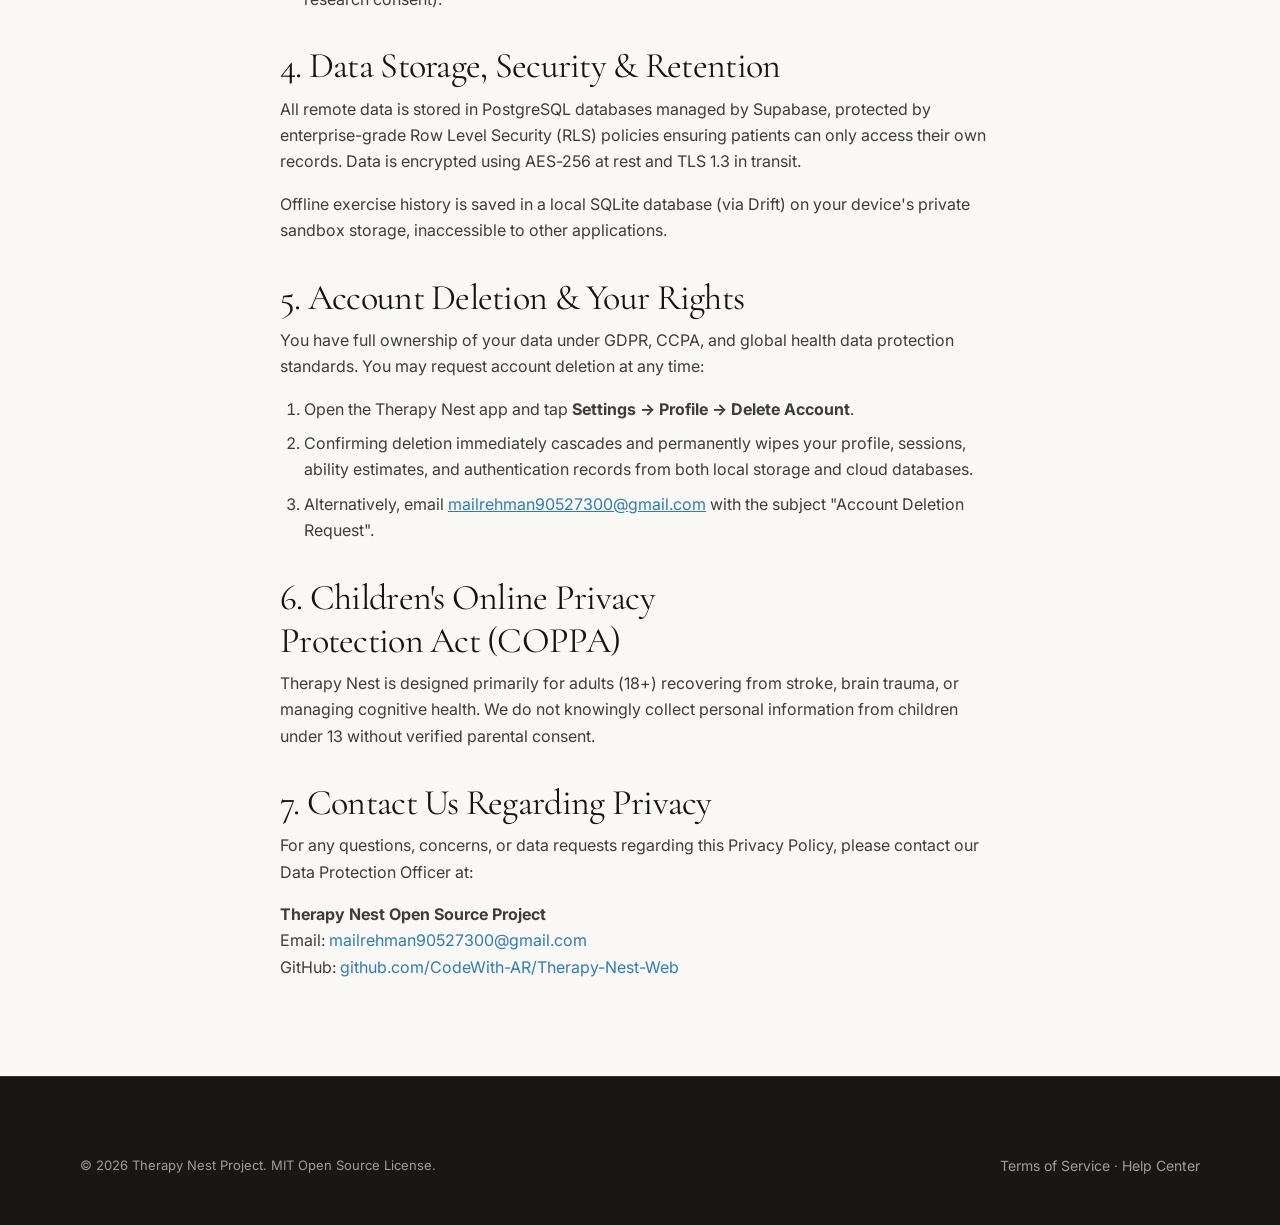
<file: privacy.html>
<!DOCTYPE html>
<html lang="en">
<head>
  <meta charset="UTF-8">
  <meta name="viewport" content="width=device-width, initial-scale=1.0">
  <title>Privacy Policy — Therapy Nest</title>
  <meta name="description" content="Therapy Nest Privacy Policy. Complete transparency regarding on-device voice processing, local SQLite storage, and zero-cloud voice recording.">
  <meta name="theme-color" content="#FAF9F5">

  <!-- Favicon -->
  <link rel="icon" type="image/png" href="assets/images/app-logo.png">
  <link rel="apple-touch-icon" href="assets/images/app-logo.png">

  <link rel="preconnect" href="https://fonts.googleapis.com">
  <link rel="preconnect" href="https://fonts.gstatic.com" crossorigin>
  <link href="https://fonts.googleapis.com/css2?family=Cormorant+Garamond:ital,wght@0,400;0,600;1,400&family=Inter:wght@400;500;600;700&family=JetBrains+Mono:wght@400;500&display=swap" rel="stylesheet">

  <link rel="stylesheet" href="css/tokens.css">
  <link rel="stylesheet" href="css/reset.css">
  <link rel="stylesheet" href="css/base.css">
  <link rel="stylesheet" href="css/components.css">
</head>
<body>

  <a href="#main-content" class="skip-link">Skip to main content</a>

  <!-- Header -->
  <header class="c-header" role="banner">
    <div class="l-container c-header__inner">
      <a href="index.html" class="c-logo" aria-label="Therapy Nest Home">
        <img src="assets/images/app-logo.png" alt="Therapy Nest App Logo" class="c-logo__img" width="36" height="36">
        <span class="c-logo__text">Therapy Nest</span>
      </a>

      <nav class="c-nav" role="navigation" aria-label="Main Navigation">
        <ul class="c-nav-list">
          <li><a href="index.html" class="c-nav-link">Overview</a></li>
          <li><a href="research.html" class="c-nav-link">Clinical Science</a></li>
          <li><a href="support.html" class="c-nav-link">Help & FAQs</a></li>
          <li><a href="privacy.html" class="c-nav-link c-nav-link--active">Privacy Policy</a></li>
          <li><a href="terms.html" class="c-nav-link">Terms of Service</a></li>
        </ul>
      </nav>

      <div class="c-header__actions">
        <a href="https://github.com/CodeWith-AR/Therapy-Nest-Web" target="_blank" rel="noopener noreferrer" class="btn btn--secondary btn--desktop-only">
          <svg width="18" height="18" viewBox="0 0 24 24" fill="currentColor" aria-hidden="true"><path d="M12 0C5.37 0 0 5.37 0 12c0 5.31 3.435 9.795 8.205 11.385.6.105.825-.255.825-.57 0-.285-.015-1.23-.015-2.235-3.015.555-3.795-.735-4.035-1.41-.135-.345-.72-1.41-1.23-1.695-.42-.225-1.02-.78-.015-.795.945-.015 1.62.87 1.845 1.23 1.08 1.815 2.805 1.305 3.495.99.105-.78.42-1.305.765-1.605-2.67-.3-5.46-1.335-5.46-5.925 0-1.305.465-2.385 1.23-3.225-.12-.3-.54-1.53.12-3.18 0 0 1.005-.315 3.3 1.23.96-.27 1.98-.405 3-.405s2.04.135 3 .405c2.295-1.56 3.3-1.23 3.3-1.23.66 1.65.24 2.88.12 3.18.765.84 1.23 1.905 1.23 3.225 0 4.605-2.805 5.625-5.475 5.925.435.375.81 1.095.81 2.22 0 1.605-.015 2.895-.015 3.3 0 .315.225.69.825.57A12.02 12.02 0 0024 12c0-6.63-5.37-12-12-12z"/></svg>
          GitHub
        </a>
        <a href="https://github.com/CodeWith-AR/Therapy-Nest/releases/download/v1.0.0/therapy-nest-v1.0.0.apk" class="btn btn--primary" download>Get the App</a>
        <button class="c-nav-toggle" aria-label="Toggle navigation menu" aria-expanded="false">
          <svg width="24" height="24" viewBox="0 0 24 24" fill="none" stroke="currentColor" stroke-width="2" stroke-linecap="round"><line x1="3" y1="12" x2="21" y2="12"></line><line x1="3" y1="6" x2="21" y2="6"></line><line x1="3" y1="18" x2="21" y2="18"></line></svg>
        </button>
      </div>
    </div>
  </header>

  <!-- Mobile Drawer -->
  <div class="c-nav-drawer" role="dialog" aria-modal="true" aria-label="Mobile Menu">
    <ul class="c-nav-drawer__list">
      <li><a href="index.html" class="c-nav-drawer__link">Overview</a></li>
      <li><a href="research.html" class="c-nav-drawer__link">Clinical Science & IRT</a></li>
      <li><a href="index.html#domains" class="c-nav-drawer__link">Therapy Domains</a></li>
      <li><a href="support.html" class="c-nav-drawer__link">Help Center & FAQs</a></li>
      <li><a href="privacy.html" class="c-nav-drawer__link">Privacy Policy</a></li>
      <li><a href="terms.html" class="c-nav-drawer__link">Terms of Service</a></li>
      <li><a href="licenses.html" class="c-nav-drawer__link">Open Source Licenses</a></li>
    </ul>
    <div style="margin-top: auto; padding-bottom: var(--space-xl);">
      <a href="https://github.com/CodeWith-AR/Therapy-Nest/releases/download/v1.0.0/therapy-nest-v1.0.0.apk" class="btn btn--primary btn--full btn--lg" download>Download Free App</a>
    </div>
  </div>

  <!-- Main Content -->
  <main id="main-content" class="l-section surface--canvas">
    <div class="l-container l-container--text">
      
      <div style="margin-bottom: var(--space-2xl);">
        <span class="text-eyebrow text-eyebrow--teal">Compliance & Data Protection</span>
        <h1>Privacy Policy</h1>
        <p class="text-caption">Last Updated: August 31, 2026 · Version 1.0.0</p>
      </div>

      <div class="c-card c-card--white" style="margin-bottom: var(--space-xl); border-left: 4px solid var(--color-accent-teal);">
        <h4 style="margin-bottom: var(--space-xs); color: var(--color-ink);">Summary of Our Core Privacy Promises</h4>
        <ul style="display: flex; flex-direction: column; gap: var(--space-xs); font-size: var(--text-body-sm);">
          <li><strong>Voice & Speech Privacy:</strong> Your voice recordings are transcribed 100% on your device via Vosk and immediately deleted. We never store or transmit audio recordings to any server.</li>
          <li><strong>Zero Commercial Advertising:</strong> We never sell, rent, or monetize patient data. There are no advertising SDKs or third-party trackers in Therapy Nest.</li>
          <li><strong>Full Offline Autonomy:</strong> Therapy Nest functions completely offline without requiring continuous internet access.</li>
          <li><strong>Complete Data Control:</strong> You can permanently delete your entire account and exercise history at any time directly within the mobile app.</li>
        </ul>
      </div>

      <article style="display: flex; flex-direction: column; gap: var(--space-xl);">

        <section>
          <h3>1. Information We Collect</h3>
          <p>Therapy Nest collects only the minimum information necessary to provide clinically personalized rehabilitation exercises:</p>
          <ul style="list-style: disc; margin-left: var(--space-lg); margin-top: var(--space-xs); display: flex; flex-direction: column; gap: var(--space-xs);">
            <li><strong>Account Information:</strong> If you choose to register, we collect your email address and an optional display name to synchronize your progress across devices.</li>
            <li><strong>Clinical Profile Preferences:</strong> Conditions selected during onboarding (e.g., stroke, aphasia, TBI), recovery goals, and practice schedule preferences.</li>
            <li><strong>Therapy Performance Metrics:</strong> Numerical assessment scores, response latency (in milliseconds), hint counts, and computed Item Response Theory ability estimates (&theta;).</li>
          </ul>
        </section>

        <section>
          <h3>2. On-Device Speech Recognition & Audio Data</h3>
          <p>
            Therapy Nest includes speech repetition, naming, and reading exercises. When you tap the microphone button:
          </p>
          <div class="c-card" style="background-color: var(--color-surface-soft); margin: var(--space-sm) 0;">
            <p style="margin: 0; font-weight: 500;">
              Microphone audio is captured in real-time and converted to text strictly inside your phone's memory using an on-device Vosk acoustic engine. <strong>No raw audio file, voice recording, or audio stream is ever uploaded to Supabase, Firebase, or any cloud server.</strong> Once transcription is complete, the audio buffer is purged instantly.
            </p>
          </div>
        </section>

        <section>
          <h3>3. How We Use Information</h3>
          <p>We use collected data solely for:</p>
          <ul style="list-style: disc; margin-left: var(--space-lg); margin-top: var(--space-xs); display: flex; flex-direction: column; gap: var(--space-xs);">
            <li>Dynamically adjusting exercise difficulty via our 2PL IRT adaptive engine.</li>
            <li>Generating your personal progress charts, recovery streaks, and milestone timelines.</li>
            <li>Sending scheduled daily practice reminders via Firebase Cloud Messaging (if opted in).</li>
            <li>Aggregated, anonymized clinical research evaluation (only if you provide explicit in-app research consent).</li>
          </ul>
        </section>

        <section>
          <h3>4. Data Storage, Security & Retention</h3>
          <p>
            All remote data is stored in PostgreSQL databases managed by Supabase, protected by enterprise-grade Row Level Security (RLS) policies ensuring patients can only access their own records. Data is encrypted using AES-256 at rest and TLS 1.3 in transit.
          </p>
          <p>
            Offline exercise history is saved in a local SQLite database (via Drift) on your device's private sandbox storage, inaccessible to other applications.
          </p>
        </section>

        <section>
          <h3>5. Account Deletion & Your Rights</h3>
          <p>
            You have full ownership of your data under GDPR, CCPA, and global health data protection standards. You may request account deletion at any time:
          </p>
          <ol style="list-style: decimal; margin-left: var(--space-lg); margin-top: var(--space-xs); display: flex; flex-direction: column; gap: var(--space-xs);">
            <li>Open the Therapy Nest app and tap <strong>Settings &rarr; Profile &rarr; Delete Account</strong>.</li>
            <li>Confirming deletion immediately cascades and permanently wipes your profile, sessions, ability estimates, and authentication records from both local storage and cloud databases.</li>
            <li>Alternatively, email <a href="mailto:mailrehman90527300@gmail.com" style="color: var(--color-primary-blue); text-decoration: underline;">mailrehman90527300@gmail.com</a> with the subject "Account Deletion Request".</li>
          </ol>
        </section>

        <section>
          <h3>6. Children's Online Privacy Protection Act (COPPA)</h3>
          <p>
            Therapy Nest is designed primarily for adults (18+) recovering from stroke, brain trauma, or managing cognitive health. We do not knowingly collect personal information from children under 13 without verified parental consent.
          </p>
        </section>

        <section>
          <h3>7. Contact Us Regarding Privacy</h3>
          <p>
            For any questions, concerns, or data requests regarding this Privacy Policy, please contact our Data Protection Officer at:
          </p>
          <p>
            <strong>Therapy Nest Open Source Project</strong><br>
            Email: <a href="mailto:mailrehman90527300@gmail.com" style="color: var(--color-primary-blue);">mailrehman90527300@gmail.com</a><br>
            GitHub: <a href="https://github.com/CodeWith-AR/Therapy-Nest-Web" target="_blank" rel="noopener noreferrer" style="color: var(--color-primary-blue);">github.com/CodeWith-AR/Therapy-Nest-Web</a>
          </p>
        </section>

      </article>

    </div>
  </main>

  <!-- Footer -->
  <footer class="c-footer" role="contentinfo">
    <div class="l-container">
      <div class="c-footer__bottom" style="border-top: none; padding-top: 0;">
        <div>&copy; 2026 Therapy Nest Project. MIT Open Source License.</div>
        <div><a href="terms.html" class="c-footer__link">Terms of Service</a> &middot; <a href="support.html" class="c-footer__link">Help Center</a></div>
      </div>
    </div>
  </footer>

  <script src="js/main.js"></script>
</body>
</html>
</file>
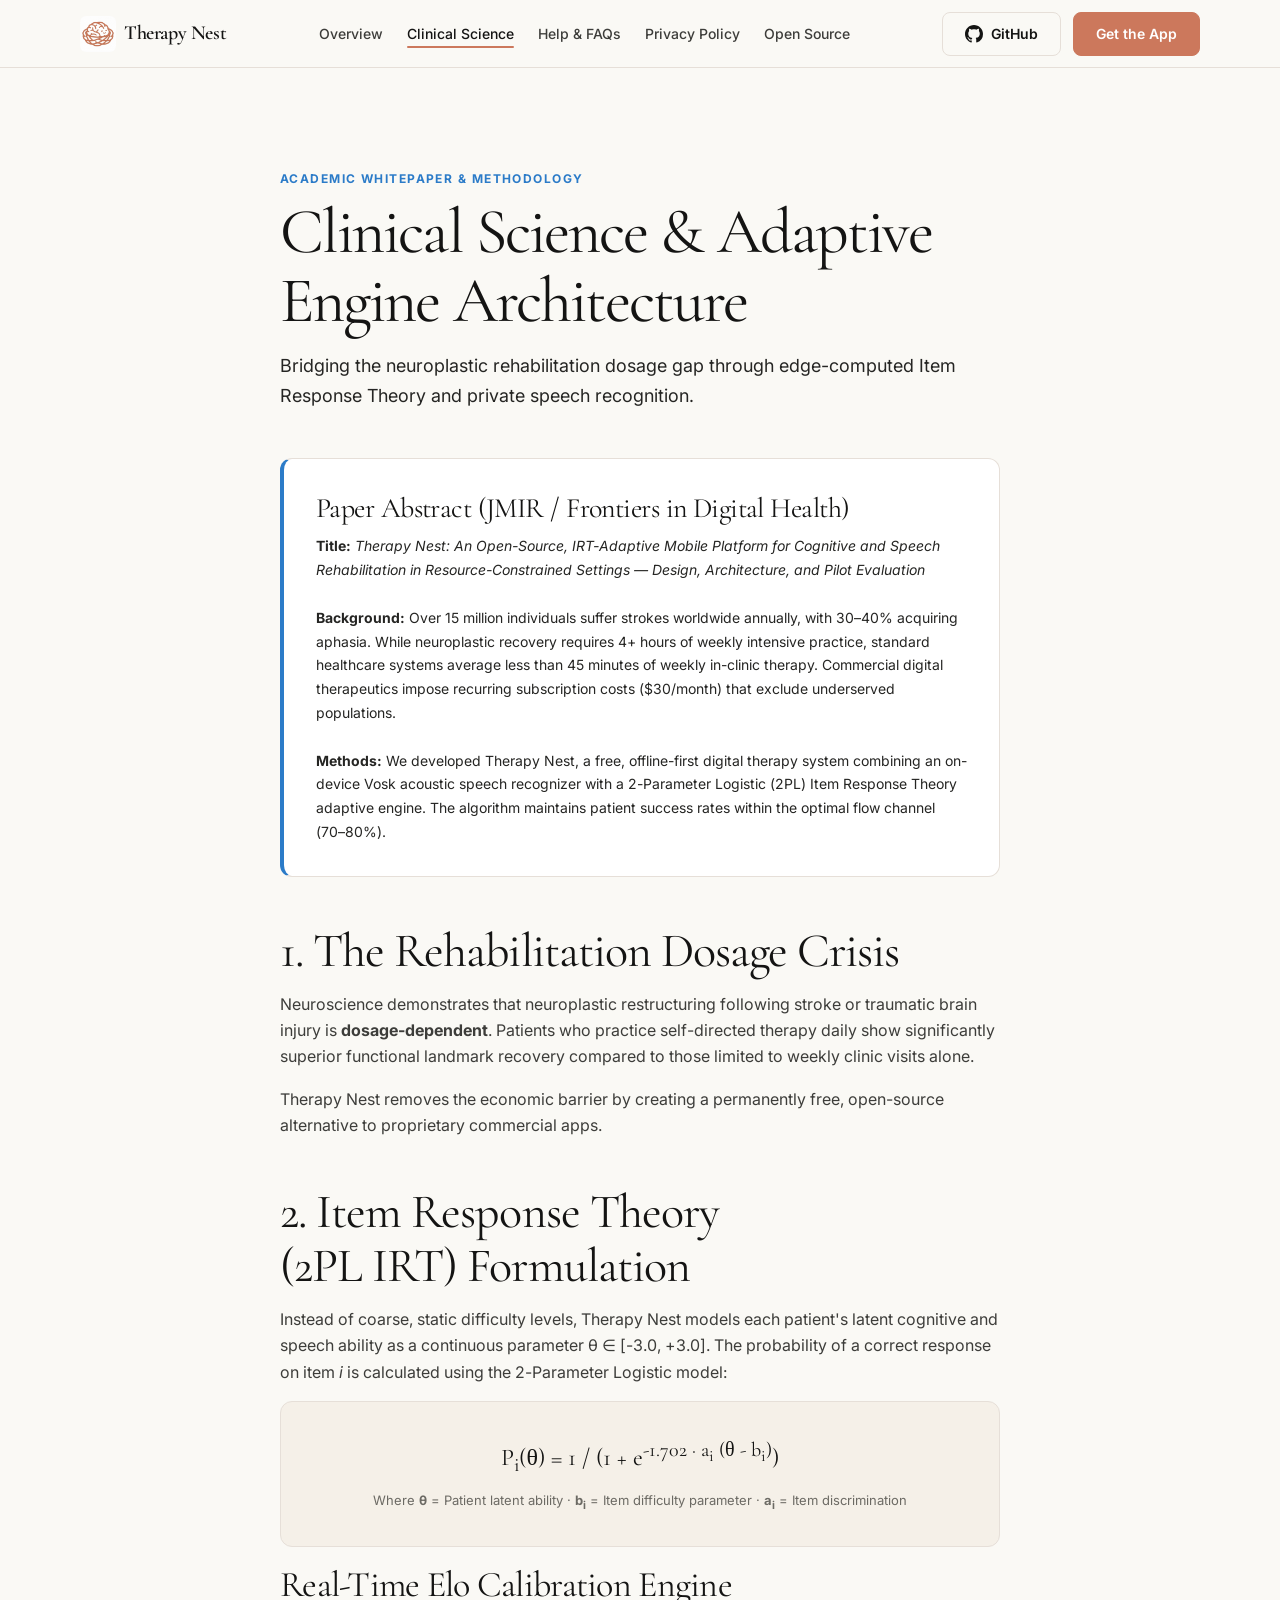
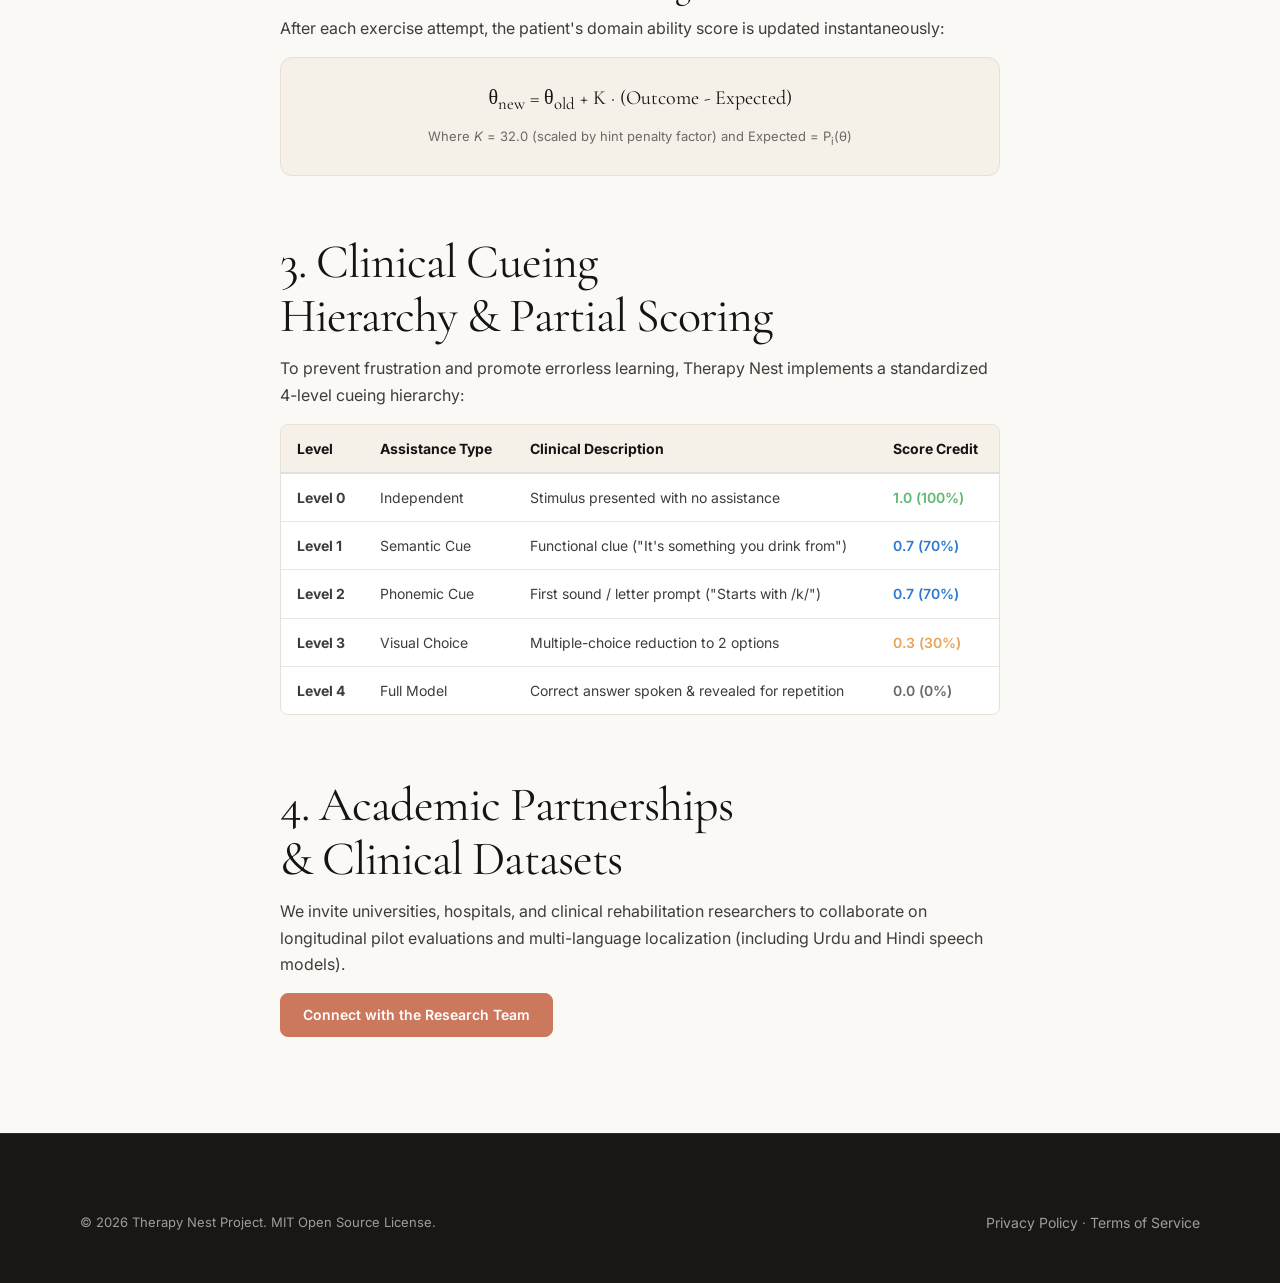
<file: research.html>
<!DOCTYPE html>
<html lang="en">
<head>
  <meta charset="UTF-8">
  <meta name="viewport" content="width=device-width, initial-scale=1.0">
  <title>Clinical Science & IRT Adaptive Engine — Therapy Nest</title>
  <meta name="description" content="Academic whitepaper and mathematical specifications for Therapy Nest's 2PL Item Response Theory adaptive engine and offline speech therapy architecture.">
  <meta name="theme-color" content="#FAF9F5">

  <!-- Favicon -->
  <link rel="icon" type="image/png" href="assets/images/app-logo.png">
  <link rel="apple-touch-icon" href="assets/images/app-logo.png">

  <link rel="preconnect" href="https://fonts.googleapis.com">
  <link rel="preconnect" href="https://fonts.gstatic.com" crossorigin>
  <link href="https://fonts.googleapis.com/css2?family=Cormorant+Garamond:ital,wght@0,400;0,600;1,400&family=Inter:wght@400;500;600;700&family=JetBrains+Mono:wght@400;500&display=swap" rel="stylesheet">

  <link rel="stylesheet" href="css/tokens.css">
  <link rel="stylesheet" href="css/reset.css">
  <link rel="stylesheet" href="css/base.css">
  <link rel="stylesheet" href="css/components.css">
</head>
<body>

  <a href="#main-content" class="skip-link">Skip to main content</a>

  <!-- Header -->
  <header class="c-header" role="banner">
    <div class="l-container c-header__inner">
      <a href="index.html" class="c-logo" aria-label="Therapy Nest Home">
        <img src="assets/images/app-logo.png" alt="Therapy Nest App Logo" class="c-logo__img" width="36" height="36">
        <span class="c-logo__text">Therapy Nest</span>
      </a>

      <nav class="c-nav" role="navigation" aria-label="Main Navigation">
        <ul class="c-nav-list">
          <li><a href="index.html" class="c-nav-link">Overview</a></li>
          <li><a href="research.html" class="c-nav-link c-nav-link--active">Clinical Science</a></li>
          <li><a href="support.html" class="c-nav-link">Help & FAQs</a></li>
          <li><a href="privacy.html" class="c-nav-link">Privacy Policy</a></li>
          <li><a href="licenses.html" class="c-nav-link">Open Source</a></li>
        </ul>
      </nav>

      <div class="c-header__actions">
        <a href="https://github.com/CodeWith-AR/Therapy-Nest-Web" target="_blank" rel="noopener noreferrer" class="btn btn--secondary btn--desktop-only">
          <svg width="18" height="18" viewBox="0 0 24 24" fill="currentColor" aria-hidden="true"><path d="M12 0C5.37 0 0 5.37 0 12c0 5.31 3.435 9.795 8.205 11.385.6.105.825-.255.825-.57 0-.285-.015-1.23-.015-2.235-3.015.555-3.795-.735-4.035-1.41-.135-.345-.72-1.41-1.23-1.695-.42-.225-1.02-.78-.015-.795.945-.015 1.62.87 1.845 1.23 1.08 1.815 2.805 1.305 3.495.99.105-.78.42-1.305.765-1.605-2.67-.3-5.46-1.335-5.46-5.925 0-1.305.465-2.385 1.23-3.225-.12-.3-.54-1.53.12-3.18 0 0 1.005-.315 3.3 1.23.96-.27 1.98-.405 3-.405s2.04.135 3 .405c2.295-1.56 3.3-1.23 3.3-1.23.66 1.65.24 2.88.12 3.18.765.84 1.23 1.905 1.23 3.225 0 4.605-2.805 5.625-5.475 5.925.435.375.81 1.095.81 2.22 0 1.605-.015 2.895-.015 3.3 0 .315.225.69.825.57A12.02 12.02 0 0024 12c0-6.63-5.37-12-12-12z"/></svg>
          GitHub
        </a>
        <a href="https://github.com/CodeWith-AR/Therapy-Nest/releases/download/v1.0.0/therapy-nest-v1.0.0.apk" class="btn btn--primary" download>Get the App</a>
        <button class="c-nav-toggle" aria-label="Toggle navigation menu" aria-expanded="false">
          <svg width="24" height="24" viewBox="0 0 24 24" fill="none" stroke="currentColor" stroke-width="2" stroke-linecap="round"><line x1="3" y1="12" x2="21" y2="12"></line><line x1="3" y1="6" x2="21" y2="6"></line><line x1="3" y1="18" x2="21" y2="18"></line></svg>
        </button>
      </div>
    </div>
  </header>

  <!-- Mobile Drawer -->
  <div class="c-nav-drawer" role="dialog" aria-modal="true" aria-label="Mobile Menu">
    <ul class="c-nav-drawer__list">
      <li><a href="index.html" class="c-nav-drawer__link">Overview</a></li>
      <li><a href="research.html" class="c-nav-drawer__link">Clinical Science & IRT</a></li>
      <li><a href="index.html#domains" class="c-nav-drawer__link">Therapy Domains</a></li>
      <li><a href="support.html" class="c-nav-drawer__link">Help Center & FAQs</a></li>
      <li><a href="privacy.html" class="c-nav-drawer__link">Privacy Policy</a></li>
      <li><a href="terms.html" class="c-nav-drawer__link">Terms of Service</a></li>
      <li><a href="licenses.html" class="c-nav-drawer__link">Open Source Licenses</a></li>
    </ul>
    <div style="margin-top: auto; padding-bottom: var(--space-xl);">
      <a href="https://github.com/CodeWith-AR/Therapy-Nest/releases/download/v1.0.0/therapy-nest-v1.0.0.apk" class="btn btn--primary btn--full btn--lg" download>Download Free App</a>
    </div>
  </div>

  <!-- Main Content -->
  <main id="main-content" class="l-section surface--canvas">
    <div class="l-container l-container--text">
      
      <div style="margin-bottom: var(--space-2xl);">
        <span class="text-eyebrow text-eyebrow--blue">Academic Whitepaper & Methodology</span>
        <h1>Clinical Science & Adaptive Engine Architecture</h1>
        <p class="text-lead">
          Bridging the neuroplastic rehabilitation dosage gap through edge-computed Item Response Theory and private speech recognition.
        </p>
      </div>

      <!-- Abstract Card -->
      <div class="c-card c-card--white" style="margin-bottom: var(--space-2xl); border-left: 4px solid var(--color-primary-blue);">
        <h4 style="margin-bottom: var(--space-xs);">Paper Abstract (JMIR / Frontiers in Digital Health)</h4>
        <p style="font-size: var(--text-body-sm); line-height: 1.7; color: var(--color-body-strong);">
          <strong>Title:</strong> <em>Therapy Nest: An Open-Source, IRT-Adaptive Mobile Platform for Cognitive and Speech Rehabilitation in Resource-Constrained Settings — Design, Architecture, and Pilot Evaluation</em><br><br>
          <strong>Background:</strong> Over 15 million individuals suffer strokes worldwide annually, with 30–40% acquiring aphasia. While neuroplastic recovery requires 4+ hours of weekly intensive practice, standard healthcare systems average less than 45 minutes of weekly in-clinic therapy. Commercial digital therapeutics impose recurring subscription costs ($30/month) that exclude underserved populations.<br><br>
          <strong>Methods:</strong> We developed Therapy Nest, a free, offline-first digital therapy system combining an on-device Vosk acoustic speech recognizer with a 2-Parameter Logistic (2PL) Item Response Theory adaptive engine. The algorithm maintains patient success rates within the optimal flow channel (70–80%).
        </p>
      </div>

      <article style="display: flex; flex-direction: column; gap: var(--space-2xl);">

        <!-- Section 1 -->
        <section>
          <h2>1. The Rehabilitation Dosage Crisis</h2>
          <p>
            Neuroscience demonstrates that neuroplastic restructuring following stroke or traumatic brain injury is <strong>dosage-dependent</strong>. Patients who practice self-directed therapy daily show significantly superior functional landmark recovery compared to those limited to weekly clinic visits alone.
          </p>
          <p>
            Therapy Nest removes the economic barrier by creating a permanently free, open-source alternative to proprietary commercial apps.
          </p>
        </section>

        <!-- Section 2: IRT Math -->
        <section>
          <h2>2. Item Response Theory (2PL IRT) Formulation</h2>
          <p>
            Instead of coarse, static difficulty levels, Therapy Nest models each patient's latent cognitive and speech ability as a continuous parameter &theta; &isin; [-3.0, +3.0]. The probability of a correct response on item <em>i</em> is calculated using the 2-Parameter Logistic model:
          </p>

          <div class="c-card" style="background-color: var(--color-surface-soft); text-align: center; padding: var(--space-xl); margin: var(--space-md) 0;">
            <div style="font-family: var(--font-serif); font-size: 1.5rem; color: var(--color-ink); margin-bottom: var(--space-xs);">
              P<sub>i</sub>(&theta;) = 1 / (1 + e<sup>-1.702 &middot; a<sub>i</sub> (&theta; - b<sub>i</sub>)</sup>)
            </div>
            <p class="text-caption" style="margin: 0;">
              Where <strong>&theta;</strong> = Patient latent ability &middot; <strong>b<sub>i</sub></strong> = Item difficulty parameter &middot; <strong>a<sub>i</sub></strong> = Item discrimination
            </p>
          </div>

          <h3>Real-Time Elo Calibration Engine</h3>
          <p>
            After each exercise attempt, the patient's domain ability score is updated instantaneously:
          </p>
          <div class="c-card" style="background-color: var(--color-surface-soft); text-align: center; padding: var(--space-lg); margin: var(--space-sm) 0;">
            <div style="font-family: var(--font-serif); font-size: 1.25rem; color: var(--color-ink); margin-bottom: var(--space-xxs);">
              &theta;<sub>new</sub> = &theta;<sub>old</sub> + K &middot; (Outcome - Expected)
            </div>
            <span class="text-caption">Where <em>K</em> = 32.0 (scaled by hint penalty factor) and Expected = P<sub>i</sub>(&theta;)</span>
          </div>
        </section>

        <!-- Section 3: Cueing Hierarchy Table with Responsive Wrapper -->
        <section>
          <h2>3. Clinical Cueing Hierarchy & Partial Scoring</h2>
          <p>
            To prevent frustration and promote errorless learning, Therapy Nest implements a standardized 4-level cueing hierarchy:
          </p>
          
          <div class="c-table-wrapper">
            <table class="c-table">
              <thead>
                <tr>
                  <th>Level</th>
                  <th>Assistance Type</th>
                  <th>Clinical Description</th>
                  <th>Score Credit</th>
                </tr>
              </thead>
              <tbody>
                <tr>
                  <td><strong>Level 0</strong></td>
                  <td>Independent</td>
                  <td>Stimulus presented with no assistance</td>
                  <td style="color: var(--color-success); font-weight: 600;">1.0 (100%)</td>
                </tr>
                <tr>
                  <td><strong>Level 1</strong></td>
                  <td>Semantic Cue</td>
                  <td>Functional clue ("It's something you drink from")</td>
                  <td style="color: var(--color-primary-blue); font-weight: 600;">0.7 (70%)</td>
                </tr>
                <tr>
                  <td><strong>Level 2</strong></td>
                  <td>Phonemic Cue</td>
                  <td>First sound / letter prompt ("Starts with /k/")</td>
                  <td style="color: var(--color-primary-blue); font-weight: 600;">0.7 (70%)</td>
                </tr>
                <tr>
                  <td><strong>Level 3</strong></td>
                  <td>Visual Choice</td>
                  <td>Multiple-choice reduction to 2 options</td>
                  <td style="color: var(--color-accent-amber); font-weight: 600;">0.3 (30%)</td>
                </tr>
                <tr>
                  <td><strong>Level 4</strong></td>
                  <td>Full Model</td>
                  <td>Correct answer spoken & revealed for repetition</td>
                  <td style="color: var(--color-muted); font-weight: 600;">0.0 (0%)</td>
                </tr>
              </tbody>
            </table>
          </div>
        </section>

        <!-- Section 4: Academic Collaboration -->
        <section id="datasets">
          <h2>4. Academic Partnerships & Clinical Datasets</h2>
          <p>
            We invite universities, hospitals, and clinical rehabilitation researchers to collaborate on longitudinal pilot evaluations and multi-language localization (including Urdu and Hindi speech models).
          </p>
          <div style="margin-top: var(--space-md);">
            <a href="support.html" class="btn btn--primary">Connect with the Research Team</a>
          </div>
        </section>

      </article>

    </div>
  </main>

  <!-- Footer -->
  <footer class="c-footer" role="contentinfo">
    <div class="l-container">
      <div class="c-footer__bottom" style="border-top: none; padding-top: 0;">
        <div>&copy; 2026 Therapy Nest Project. MIT Open Source License.</div>
        <div><a href="privacy.html" class="c-footer__link">Privacy Policy</a> &middot; <a href="terms.html" class="c-footer__link">Terms of Service</a></div>
      </div>
    </div>
  </footer>

  <script src="js/main.js"></script>
</body>
</html>
</file>
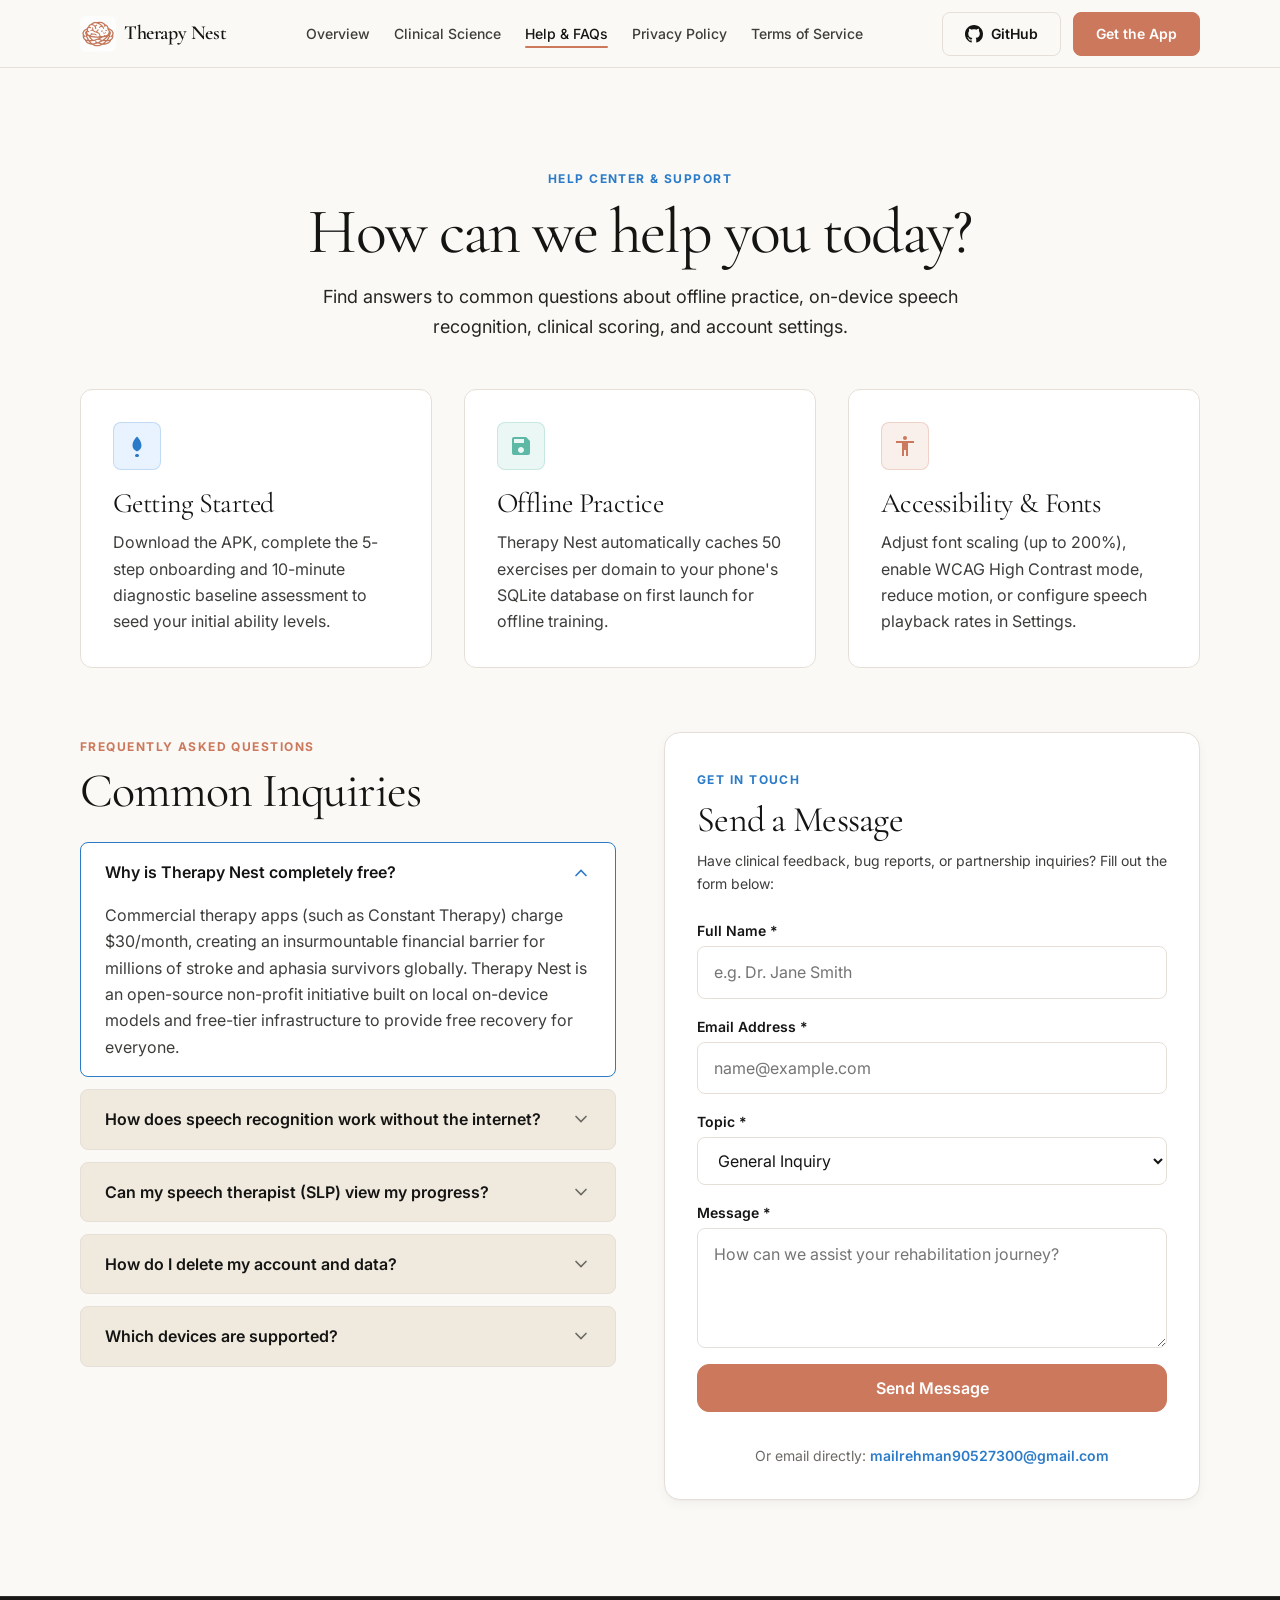
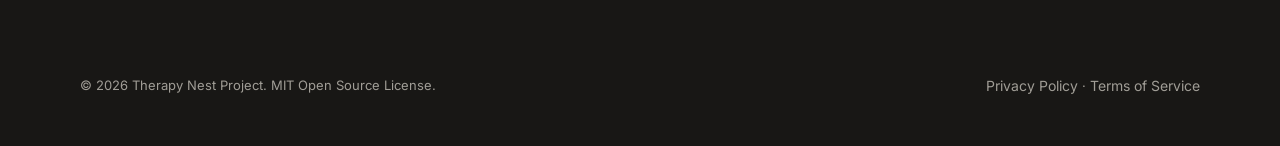
<file: support.html>
<!DOCTYPE html>
<html lang="en">
<head>
  <meta charset="UTF-8">
  <meta name="viewport" content="width=device-width, initial-scale=1.0">
  <title>Help Center & FAQs — Therapy Nest</title>
  <meta name="description" content="Therapy Nest Help Center. Frequently asked questions, user guides, troubleshooting, and support contact for patients, caregivers, and clinicians.">
  <meta name="theme-color" content="#FAF9F5">

  <!-- Favicon -->
  <link rel="icon" type="image/png" href="assets/images/app-logo.png">
  <link rel="apple-touch-icon" href="assets/images/app-logo.png">

  <link rel="preconnect" href="https://fonts.googleapis.com">
  <link rel="preconnect" href="https://fonts.gstatic.com" crossorigin>
  <link href="https://fonts.googleapis.com/css2?family=Cormorant+Garamond:ital,wght@0,400;0,600;1,400&family=Inter:wght@400;500;600;700&family=JetBrains+Mono:wght@400;500&display=swap" rel="stylesheet">

  <link rel="stylesheet" href="css/tokens.css">
  <link rel="stylesheet" href="css/reset.css">
  <link rel="stylesheet" href="css/base.css">
  <link rel="stylesheet" href="css/components.css">
</head>
<body>

  <a href="#main-content" class="skip-link">Skip to main content</a>

  <!-- Header -->
  <header class="c-header" role="banner">
    <div class="l-container c-header__inner">
      <a href="index.html" class="c-logo" aria-label="Therapy Nest Home">
        <img src="assets/images/app-logo.png" alt="Therapy Nest App Logo" class="c-logo__img" width="36" height="36">
        <span class="c-logo__text">Therapy Nest</span>
      </a>

      <nav class="c-nav" role="navigation" aria-label="Main Navigation">
        <ul class="c-nav-list">
          <li><a href="index.html" class="c-nav-link">Overview</a></li>
          <li><a href="research.html" class="c-nav-link">Clinical Science</a></li>
          <li><a href="support.html" class="c-nav-link c-nav-link--active">Help & FAQs</a></li>
          <li><a href="privacy.html" class="c-nav-link">Privacy Policy</a></li>
          <li><a href="terms.html" class="c-nav-link">Terms of Service</a></li>
        </ul>
      </nav>

      <div class="c-header__actions">
        <a href="https://github.com/CodeWith-AR/Therapy-Nest-Web" target="_blank" rel="noopener noreferrer" class="btn btn--secondary btn--desktop-only">
          <svg width="18" height="18" viewBox="0 0 24 24" fill="currentColor" aria-hidden="true"><path d="M12 0C5.37 0 0 5.37 0 12c0 5.31 3.435 9.795 8.205 11.385.6.105.825-.255.825-.57 0-.285-.015-1.23-.015-2.235-3.015.555-3.795-.735-4.035-1.41-.135-.345-.72-1.41-1.23-1.695-.42-.225-1.02-.78-.015-.795.945-.015 1.62.87 1.845 1.23 1.08 1.815 2.805 1.305 3.495.99.105-.78.42-1.305.765-1.605-2.67-.3-5.46-1.335-5.46-5.925 0-1.305.465-2.385 1.23-3.225-.12-.3-.54-1.53.12-3.18 0 0 1.005-.315 3.3 1.23.96-.27 1.98-.405 3-.405s2.04.135 3 .405c2.295-1.56 3.3-1.23 3.3-1.23.66 1.65.24 2.88.12 3.18.765.84 1.23 1.905 1.23 3.225 0 4.605-2.805 5.625-5.475 5.925.435.375.81 1.095.81 2.22 0 1.605-.015 2.895-.015 3.3 0 .315.225.69.825.57A12.02 12.02 0 0024 12c0-6.63-5.37-12-12-12z"/></svg>
          GitHub
        </a>
        <a href="https://github.com/CodeWith-AR/Therapy-Nest/releases/download/v1.0.0/therapy-nest-v1.0.0.apk" class="btn btn--primary" download>Get the App</a>
        <button class="c-nav-toggle" aria-label="Toggle navigation menu" aria-expanded="false">
          <svg width="24" height="24" viewBox="0 0 24 24" fill="none" stroke="currentColor" stroke-width="2" stroke-linecap="round"><line x1="3" y1="12" x2="21" y2="12"></line><line x1="3" y1="6" x2="21" y2="6"></line><line x1="3" y1="18" x2="21" y2="18"></line></svg>
        </button>
      </div>
    </div>
  </header>

  <!-- Mobile Drawer -->
  <div class="c-nav-drawer" role="dialog" aria-modal="true" aria-label="Mobile Menu">
    <ul class="c-nav-drawer__list">
      <li><a href="index.html" class="c-nav-drawer__link">Overview</a></li>
      <li><a href="research.html" class="c-nav-drawer__link">Clinical Science & IRT</a></li>
      <li><a href="index.html#domains" class="c-nav-drawer__link">Therapy Domains</a></li>
      <li><a href="support.html" class="c-nav-drawer__link">Help Center & FAQs</a></li>
      <li><a href="privacy.html" class="c-nav-drawer__link">Privacy Policy</a></li>
      <li><a href="terms.html" class="c-nav-drawer__link">Terms of Service</a></li>
      <li><a href="licenses.html" class="c-nav-drawer__link">Open Source Licenses</a></li>
    </ul>
    <div style="margin-top: auto; padding-bottom: var(--space-xl);">
      <a href="https://github.com/CodeWith-AR/Therapy-Nest/releases/download/v1.0.0/therapy-nest-v1.0.0.apk" class="btn btn--primary btn--full btn--lg" download>Download Free App</a>
    </div>
  </div>

  <!-- Main Content -->
  <main id="main-content" class="l-section surface--canvas">
    <div class="l-container">
      
      <div class="text-center mx-auto" style="max-width: 720px; margin-bottom: var(--space-2xl);">
        <span class="text-eyebrow text-eyebrow--blue">Help Center & Support</span>
        <h1>How can we help you today?</h1>
        <p class="text-lead">
          Find answers to common questions about offline practice, on-device speech recognition, clinical scoring, and account settings.
        </p>
      </div>

      <!-- Quick Start Cards with Silhouette Icons -->
      <div class="l-grid-3" style="margin-bottom: var(--space-3xl);" id="getting-started">
        <div class="c-card c-card--white">
          <div class="c-card__icon-box c-card__icon-box--blue">
            <svg viewBox="0 0 24 24"><path d="M12 2.5s4.5 4 4.5 9c0 2.5-1.5 4.5-4.5 6-3-1.5-4.5-3.5-4.5-6 0-5 4.5-9 4.5-9zm0 17.5c-1 0-2 .5-2 1.5s1 1.5 2 1.5 2-.5 2-1.5-1-1.5-2-1.5z"/></svg>
          </div>
          <h4>Getting Started</h4>
          <p>Download the APK, complete the 5-step onboarding and 10-minute diagnostic baseline assessment to seed your initial ability levels.</p>
        </div>

        <div class="c-card c-card--white">
          <div class="c-card__icon-box c-card__icon-box--teal">
            <svg viewBox="0 0 24 24"><path d="M17 3H5c-1.11 0-2 .9-2 2v14c0 1.1.89 2 2 2h14c1.1 0 2-.9 2-2V7l-4-4zm-5 16c-1.66 0-3-1.34-3-3s1.34-3 3-3 3 1.34 3 3-1.34 3-3 3zm3-10H5V5h10v4z"/></svg>
          </div>
          <h4>Offline Practice</h4>
          <p>Therapy Nest automatically caches 50 exercises per domain to your phone's SQLite database on first launch for offline training.</p>
        </div>

        <div class="c-card c-card--white">
          <div class="c-card__icon-box c-card__icon-box--coral">
            <svg viewBox="0 0 24 24"><path d="M12 2c1.1 0 2 .9 2 2s-.9 2-2 2-2-.9-2-2 .9-2 2-2zm9 7h-6v13h-2v-6h-2v6H9V9H3V7h18v2z"/></svg>
          </div>
          <h4>Accessibility & Fonts</h4>
          <p>Adjust font scaling (up to 200%), enable WCAG High Contrast mode, reduce motion, or configure speech playback rates in Settings.</p>
        </div>
      </div>

      <!-- FAQ & Contact Grid -->
      <div class="l-grid-2" style="align-items: flex-start; gap: var(--space-2xl);">
        
        <!-- Left: Accordion FAQs -->
        <div>
          <span class="text-eyebrow">Frequently Asked Questions</span>
          <h2 style="margin-bottom: var(--space-lg);">Common Inquiries</h2>

          <div class="c-accordion">
            
            <div class="c-accordion__item c-accordion__item--open">
              <button class="c-accordion__header" aria-expanded="true">
                <span>Why is Therapy Nest completely free?</span>
                <svg class="c-accordion__icon" viewBox="0 0 24 24" fill="none" stroke="currentColor" stroke-width="2" stroke-linecap="round"><polyline points="6 9 12 15 18 9"></polyline></svg>
              </button>
              <div class="c-accordion__panel">
                <div class="c-accordion__content">
                  <p>
                    Commercial therapy apps (such as Constant Therapy) charge $30/month, creating an insurmountable financial barrier for millions of stroke and aphasia survivors globally. Therapy Nest is an open-source non-profit initiative built on local on-device models and free-tier infrastructure to provide free recovery for everyone.
                  </p>
                </div>
              </div>
            </div>

            <div class="c-accordion__item">
              <button class="c-accordion__header" aria-expanded="false">
                <span>How does speech recognition work without the internet?</span>
                <svg class="c-accordion__icon" viewBox="0 0 24 24" fill="none" stroke="currentColor" stroke-width="2" stroke-linecap="round"><polyline points="6 9 12 15 18 9"></polyline></svg>
              </button>
              <div class="c-accordion__panel">
                <div class="c-accordion__content">
                  <p>
                    Therapy Nest embeds a compact, pre-trained 50MB <strong>Vosk acoustic model</strong>. When you speak, your phone's processor transcribes the audio locally in memory without uploading sound files to any cloud server, protecting your medical privacy.
                  </p>
                </div>
              </div>
            </div>

            <div class="c-accordion__item">
              <button class="c-accordion__header" aria-expanded="false">
                <span>Can my speech therapist (SLP) view my progress?</span>
                <svg class="c-accordion__icon" viewBox="0 0 24 24" fill="none" stroke="currentColor" stroke-width="2" stroke-linecap="round"><polyline points="6 9 12 15 18 9"></polyline></svg>
              </button>
              <div class="c-accordion__panel">
                <div class="c-accordion__content">
                  <p>
                    Yes. The Progress tab provides detailed visual summaries (accuracy trends, radar charts, and milestone timelines) that you can review together with your clinical team during in-clinic visits.
                  </p>
                </div>
              </div>
            </div>

            <div class="c-accordion__item">
              <button class="c-accordion__header" aria-expanded="false">
                <span>How do I delete my account and data?</span>
                <svg class="c-accordion__icon" viewBox="0 0 24 24" fill="none" stroke="currentColor" stroke-width="2" stroke-linecap="round"><polyline points="6 9 12 15 18 9"></polyline></svg>
              </button>
              <div class="c-accordion__panel">
                <div class="c-accordion__content">
                  <p>
                    You can permanently erase all personal profile data, exercise attempts, and cloud records directly inside the mobile app by visiting <strong>Settings &rarr; Profile &rarr; Delete Account</strong>.
                  </p>
                </div>
              </div>
            </div>

            <div class="c-accordion__item">
              <button class="c-accordion__header" aria-expanded="false">
                <span>Which devices are supported?</span>
                <svg class="c-accordion__icon" viewBox="0 0 24 24" fill="none" stroke="currentColor" stroke-width="2" stroke-linecap="round"><polyline points="6 9 12 15 18 9"></polyline></svg>
              </button>
              <div class="c-accordion__panel">
                <div class="c-accordion__content">
                  <p>
                    Therapy Nest is optimized for Android 6.0+ (API 23+) phones and tablets, specifically benchmarked on budget devices with 2GB of RAM. An iOS build is also supported via the Flutter codebase.
                  </p>
                </div>
              </div>
            </div>

          </div>
        </div>

        <!-- Right: Contact Form -->
        <div class="c-card c-card--white" style="border-radius: var(--radius-xl); box-shadow: var(--shadow-card);">
          <span class="text-eyebrow text-eyebrow--blue">Get In Touch</span>
          <h3 style="margin-bottom: var(--space-xs);">Send a Message</h3>
          <p style="margin-bottom: var(--space-lg); font-size: var(--text-body-sm);">
            Have clinical feedback, bug reports, or partnership inquiries? Fill out the form below:
          </p>

          <form class="c-form" id="support-contact-form" onsubmit="handleSupportSubmit(event)">
            <div class="form-group">
              <label for="contact-name" class="form-label">Full Name *</label>
              <input type="text" id="contact-name" class="form-input" placeholder="e.g. Dr. Jane Smith" required>
            </div>

            <div class="form-group">
              <label for="contact-email" class="form-label">Email Address *</label>
              <input type="email" id="contact-email" class="form-input" placeholder="name@example.com" required>
            </div>

            <div class="form-group">
              <label for="contact-category" class="form-label">Topic *</label>
              <select id="contact-category" class="form-select">
                <option value="general">General Inquiry</option>
                <option value="clinical">Clinical Question / SLP Collaboration</option>
                <option value="bug">Bug Report / Technical Support</option>
                <option value="research">Academic Research & Dataset Access</option>
              </select>
            </div>

            <div class="form-group">
              <label for="contact-message" class="form-label">Message *</label>
              <textarea id="contact-message" class="form-textarea" placeholder="How can we assist your rehabilitation journey?" required></textarea>
            </div>

            <button type="submit" class="btn btn--primary btn--full btn--lg">
              Send Message
            </button>

            <div id="contact-feedback" class="badge badge--teal" style="display: none; justify-content: center; padding: 0.75rem; font-size: var(--text-body-sm); margin-top: var(--space-sm);">
              ✓ Thank you! Your message has been received. Our team will respond shortly.
            </div>

            <p style="text-align: center; margin-top: var(--space-md); margin-bottom: 0; font-size: var(--text-body-sm); color: var(--color-muted);">
              Or email directly: <a href="mailto:mailrehman90527300@gmail.com" style="color: var(--color-primary-blue); font-weight: 600;">mailrehman90527300@gmail.com</a>
            </p>
          </form>
        </div>

      </div>

    </div>
  </main>

  <!-- Footer -->
  <footer class="c-footer" role="contentinfo">
    <div class="l-container">
      <div class="c-footer__bottom" style="border-top: none; padding-top: 0;">
        <div>&copy; 2026 Therapy Nest Project. MIT Open Source License.</div>
        <div><a href="privacy.html" class="c-footer__link">Privacy Policy</a> &middot; <a href="terms.html" class="c-footer__link">Terms of Service</a></div>
      </div>
    </div>
  </footer>

  <script src="js/main.js"></script>
  <script src="js/accordion.js"></script>
  <script>
    function handleSupportSubmit(e) {
      e.preventDefault();
      const feedback = document.getElementById('contact-feedback');
      const form = document.getElementById('support-contact-form');
      if (feedback) {
        feedback.style.display = 'flex';
        form.reset();
      }
    }
  </script>
</body>
</html>
</file>
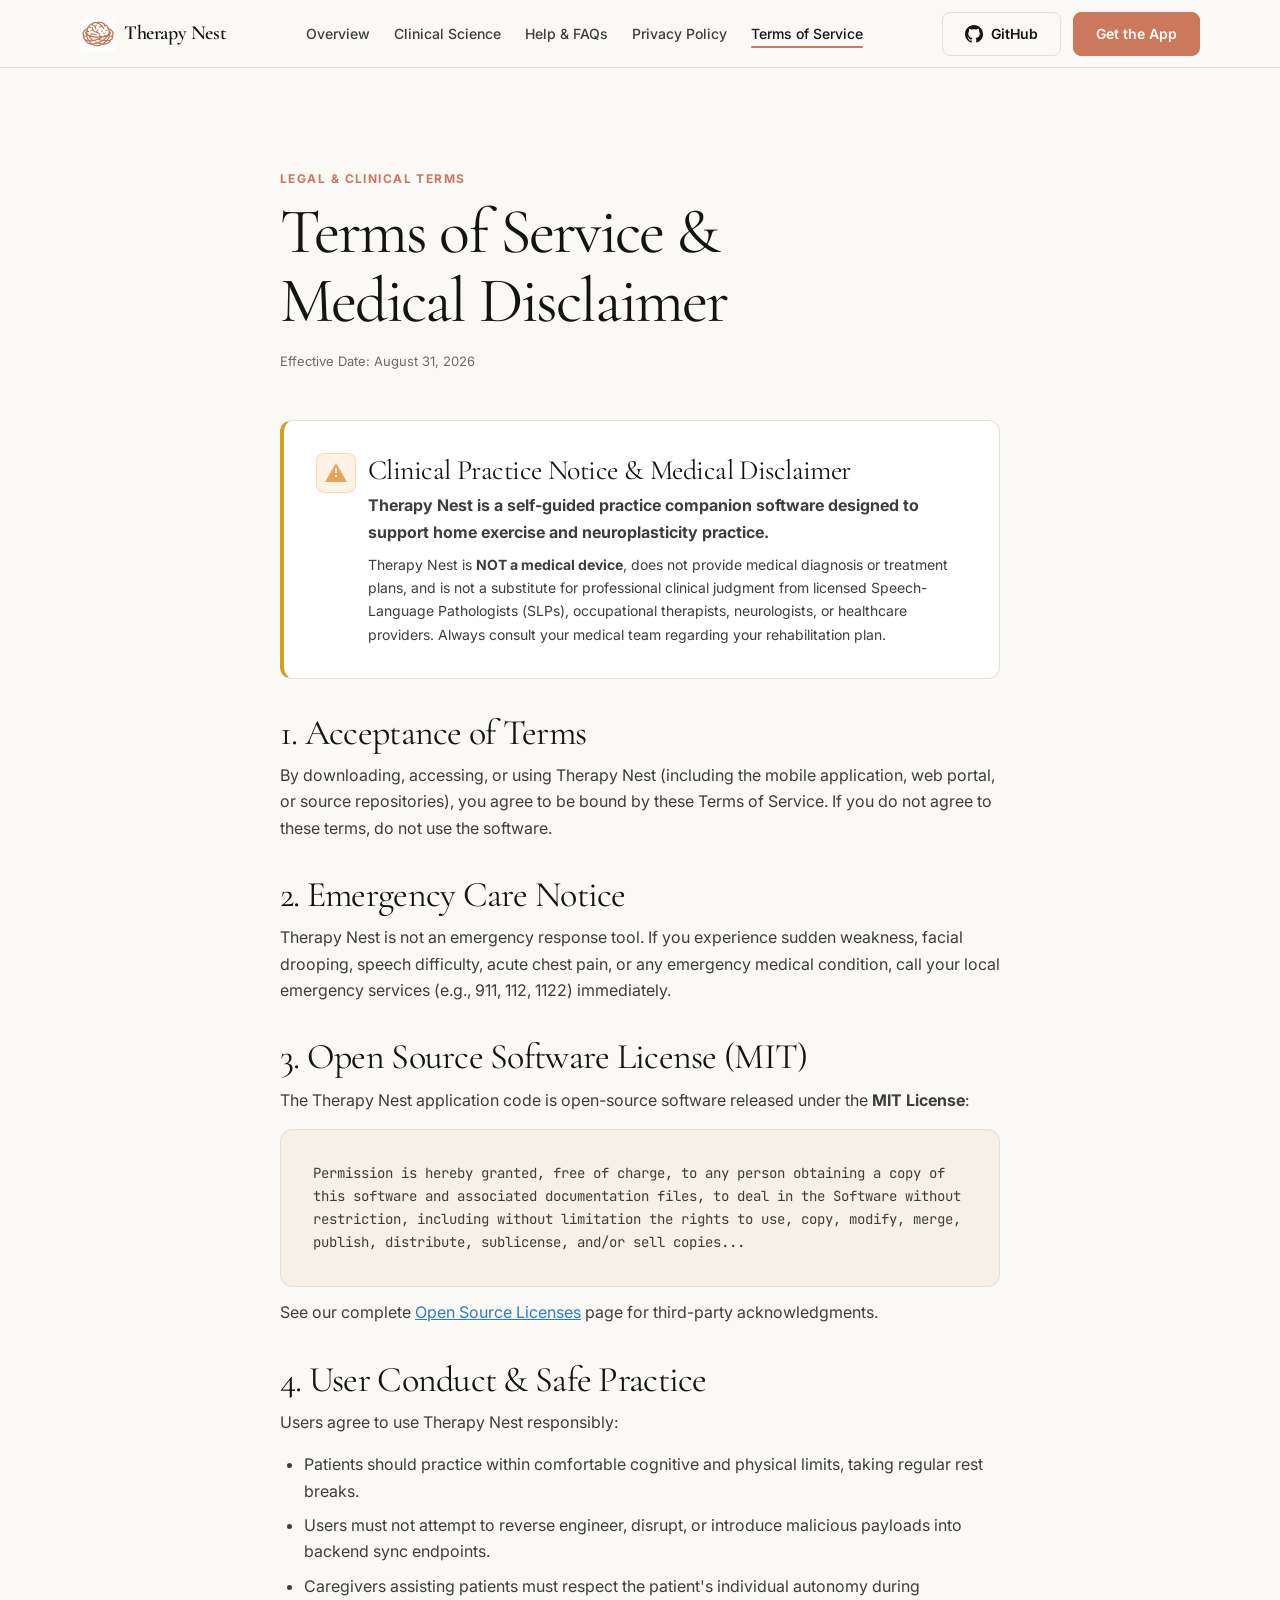
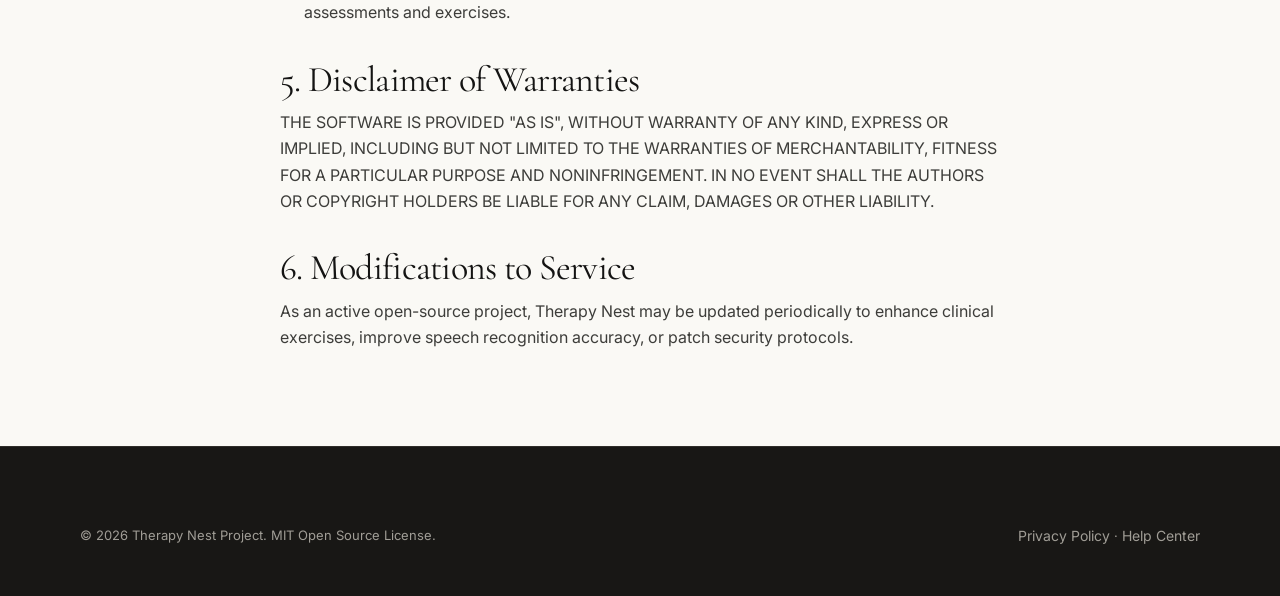
<file: terms.html>
<!DOCTYPE html>
<html lang="en">
<head>
  <meta charset="UTF-8">
  <meta name="viewport" content="width=device-width, initial-scale=1.0">
  <title>Terms of Service & Medical Disclaimer — Therapy Nest</title>
  <meta name="description" content="Therapy Nest Terms of Service and Medical Disclaimer. Understanding the role of our self-guided recovery practice companion.">
  <meta name="theme-color" content="#FAF9F5">

  <!-- Favicon -->
  <link rel="icon" type="image/png" href="assets/images/app-logo.png">
  <link rel="apple-touch-icon" href="assets/images/app-logo.png">

  <link rel="preconnect" href="https://fonts.googleapis.com">
  <link rel="preconnect" href="https://fonts.gstatic.com" crossorigin>
  <link href="https://fonts.googleapis.com/css2?family=Cormorant+Garamond:ital,wght@0,400;0,600;1,400&family=Inter:wght@400;500;600;700&family=JetBrains+Mono:wght@400;500&display=swap" rel="stylesheet">

  <link rel="stylesheet" href="css/tokens.css">
  <link rel="stylesheet" href="css/reset.css">
  <link rel="stylesheet" href="css/base.css">
  <link rel="stylesheet" href="css/components.css">
</head>
<body>

  <a href="#main-content" class="skip-link">Skip to main content</a>

  <!-- Header -->
  <header class="c-header" role="banner">
    <div class="l-container c-header__inner">
      <a href="index.html" class="c-logo" aria-label="Therapy Nest Home">
        <img src="assets/images/app-logo.png" alt="Therapy Nest App Logo" class="c-logo__img" width="36" height="36">
        <span class="c-logo__text">Therapy Nest</span>
      </a>

      <nav class="c-nav" role="navigation" aria-label="Main Navigation">
        <ul class="c-nav-list">
          <li><a href="index.html" class="c-nav-link">Overview</a></li>
          <li><a href="research.html" class="c-nav-link">Clinical Science</a></li>
          <li><a href="support.html" class="c-nav-link">Help & FAQs</a></li>
          <li><a href="privacy.html" class="c-nav-link">Privacy Policy</a></li>
          <li><a href="terms.html" class="c-nav-link c-nav-link--active">Terms of Service</a></li>
        </ul>
      </nav>

      <div class="c-header__actions">
        <a href="https://github.com/CodeWith-AR/Therapy-Nest-Web" target="_blank" rel="noopener noreferrer" class="btn btn--secondary btn--desktop-only">
          <svg width="18" height="18" viewBox="0 0 24 24" fill="currentColor" aria-hidden="true"><path d="M12 0C5.37 0 0 5.37 0 12c0 5.31 3.435 9.795 8.205 11.385.6.105.825-.255.825-.57 0-.285-.015-1.23-.015-2.235-3.015.555-3.795-.735-4.035-1.41-.135-.345-.72-1.41-1.23-1.695-.42-.225-1.02-.78-.015-.795.945-.015 1.62.87 1.845 1.23 1.08 1.815 2.805 1.305 3.495.99.105-.78.42-1.305.765-1.605-2.67-.3-5.46-1.335-5.46-5.925 0-1.305.465-2.385 1.23-3.225-.12-.3-.54-1.53.12-3.18 0 0 1.005-.315 3.3 1.23.96-.27 1.98-.405 3-.405s2.04.135 3 .405c2.295-1.56 3.3-1.23 3.3-1.23.66 1.65.24 2.88.12 3.18.765.84 1.23 1.905 1.23 3.225 0 4.605-2.805 5.625-5.475 5.925.435.375.81 1.095.81 2.22 0 1.605-.015 2.895-.015 3.3 0 .315.225.69.825.57A12.02 12.02 0 0024 12c0-6.63-5.37-12-12-12z"/></svg>
          GitHub
        </a>
        <a href="https://github.com/CodeWith-AR/Therapy-Nest/releases/download/v1.0.0/therapy-nest-v1.0.0.apk" class="btn btn--primary" download>Get the App</a>
        <button class="c-nav-toggle" aria-label="Toggle navigation menu" aria-expanded="false">
          <svg width="24" height="24" viewBox="0 0 24 24" fill="none" stroke="currentColor" stroke-width="2" stroke-linecap="round"><line x1="3" y1="12" x2="21" y2="12"></line><line x1="3" y1="6" x2="21" y2="6"></line><line x1="3" y1="18" x2="21" y2="18"></line></svg>
        </button>
      </div>
    </div>
  </header>

  <!-- Mobile Drawer -->
  <div class="c-nav-drawer" role="dialog" aria-modal="true" aria-label="Mobile Menu">
    <ul class="c-nav-drawer__list">
      <li><a href="index.html" class="c-nav-drawer__link">Overview</a></li>
      <li><a href="research.html" class="c-nav-drawer__link">Clinical Science & IRT</a></li>
      <li><a href="index.html#domains" class="c-nav-drawer__link">Therapy Domains</a></li>
      <li><a href="support.html" class="c-nav-drawer__link">Help Center & FAQs</a></li>
      <li><a href="privacy.html" class="c-nav-drawer__link">Privacy Policy</a></li>
      <li><a href="terms.html" class="c-nav-drawer__link">Terms of Service</a></li>
      <li><a href="licenses.html" class="c-nav-drawer__link">Open Source Licenses</a></li>
    </ul>
    <div style="margin-top: auto; padding-bottom: var(--space-xl);">
      <a href="https://github.com/CodeWith-AR/Therapy-Nest/releases/download/v1.0.0/therapy-nest-v1.0.0.apk" class="btn btn--primary btn--full btn--lg" download>Download Free App</a>
    </div>
  </div>

  <!-- Main Content -->
  <main id="main-content" class="l-section surface--canvas">
    <div class="l-container l-container--text">
      
      <div style="margin-bottom: var(--space-2xl);">
        <span class="text-eyebrow text-eyebrow--coral">Legal & Clinical Terms</span>
        <h1>Terms of Service & Medical Disclaimer</h1>
        <p class="text-caption">Effective Date: August 31, 2026</p>
      </div>

      <!-- Prominent Medical Disclaimer Card with Vector Silhouette -->
      <div id="disclaimer" class="c-card c-card--white" style="margin-bottom: var(--space-xl); border-left: 4px solid var(--color-warning);">
        <div style="display: flex; align-items: flex-start; gap: var(--space-sm);">
          <div class="c-card__icon-box c-card__icon-box--amber" style="margin-bottom: 0; width: 40px; height: 40px;">
            <svg viewBox="0 0 24 24"><path d="M12 2L1 21h22L12 2zm1 14h-2v-2h2v2zm0-4h-2V7h2v5z"/></svg>
          </div>
          <div>
            <h4 style="color: var(--color-ink); margin-bottom: var(--space-xxs);">Clinical Practice Notice & Medical Disclaimer</h4>
            <p style="font-size: var(--text-body-md); margin-bottom: var(--space-xs);">
              <strong>Therapy Nest is a self-guided practice companion software designed to support home exercise and neuroplasticity practice.</strong>
            </p>
            <p style="font-size: var(--text-body-sm); color: var(--color-body); margin-bottom: 0;">
              Therapy Nest is <strong>NOT a medical device</strong>, does not provide medical diagnosis or treatment plans, and is not a substitute for professional clinical judgment from licensed Speech-Language Pathologists (SLPs), occupational therapists, neurologists, or healthcare providers. Always consult your medical team regarding your rehabilitation plan.
            </p>
          </div>
        </div>
      </div>

      <article style="display: flex; flex-direction: column; gap: var(--space-xl);">

        <section>
          <h3>1. Acceptance of Terms</h3>
          <p>
            By downloading, accessing, or using Therapy Nest (including the mobile application, web portal, or source repositories), you agree to be bound by these Terms of Service. If you do not agree to these terms, do not use the software.
          </p>
        </section>

        <section>
          <h3>2. Emergency Care Notice</h3>
          <p>
            Therapy Nest is not an emergency response tool. If you experience sudden weakness, facial drooping, speech difficulty, acute chest pain, or any emergency medical condition, call your local emergency services (e.g., 911, 112, 1122) immediately.
          </p>
        </section>

        <section>
          <h3>3. Open Source Software License (MIT)</h3>
          <p>
            The Therapy Nest application code is open-source software released under the <strong>MIT License</strong>:
          </p>
          <div class="c-card" style="background-color: var(--color-surface-soft); font-family: var(--font-mono); font-size: var(--text-code);">
            Permission is hereby granted, free of charge, to any person obtaining a copy of this software and associated documentation files, to deal in the Software without restriction, including without limitation the rights to use, copy, modify, merge, publish, distribute, sublicense, and/or sell copies...
          </div>
          <p style="margin-top: var(--space-sm);">
            See our complete <a href="licenses.html" style="color: var(--color-primary-blue); text-decoration: underline;">Open Source Licenses</a> page for third-party acknowledgments.
          </p>
        </section>

        <section>
          <h3>4. User Conduct & Safe Practice</h3>
          <p>
            Users agree to use Therapy Nest responsibly:
          </p>
          <ul style="list-style: disc; margin-left: var(--space-lg); display: flex; flex-direction: column; gap: var(--space-xs);">
            <li>Patients should practice within comfortable cognitive and physical limits, taking regular rest breaks.</li>
            <li>Users must not attempt to reverse engineer, disrupt, or introduce malicious payloads into backend sync endpoints.</li>
            <li>Caregivers assisting patients must respect the patient's individual autonomy during assessments and exercises.</li>
          </ul>
        </section>

        <section>
          <h3>5. Disclaimer of Warranties</h3>
          <p>
            THE SOFTWARE IS PROVIDED "AS IS", WITHOUT WARRANTY OF ANY KIND, EXPRESS OR IMPLIED, INCLUDING BUT NOT LIMITED TO THE WARRANTIES OF MERCHANTABILITY, FITNESS FOR A PARTICULAR PURPOSE AND NONINFRINGEMENT. IN NO EVENT SHALL THE AUTHORS OR COPYRIGHT HOLDERS BE LIABLE FOR ANY CLAIM, DAMAGES OR OTHER LIABILITY.
          </p>
        </section>

        <section>
          <h3>6. Modifications to Service</h3>
          <p>
            As an active open-source project, Therapy Nest may be updated periodically to enhance clinical exercises, improve speech recognition accuracy, or patch security protocols.
          </p>
        </section>

      </article>

    </div>
  </main>

  <!-- Footer -->
  <footer class="c-footer" role="contentinfo">
    <div class="l-container">
      <div class="c-footer__bottom" style="border-top: none; padding-top: 0;">
        <div>&copy; 2026 Therapy Nest Project. MIT Open Source License.</div>
        <div><a href="privacy.html" class="c-footer__link">Privacy Policy</a> &middot; <a href="support.html" class="c-footer__link">Help Center</a></div>
      </div>
    </div>
  </footer>

  <script src="js/main.js"></script>
</body>
</html>
</file>
<file: css/tokens.css>
:root {
  /* ==========================================================================
     1. COLOR PALETTE (Warm Editorial + Clinical Authority)
     ========================================================================== */
  
  /* Brand Accents */
  --color-primary: #CC785C;               /* Signature warm coral */
  --color-primary-active: #A9583E;        /* Pressed / active coral */
  --color-primary-disabled: #E6DFD8;      /* Disabled coral tint */
  --color-primary-blue: #2B7BC8;          /* Calm medical blue */
  --color-primary-blue-dark: #1A5490;     /* Deep medical blue */
  --color-primary-blue-light: #E8F3FF;    /* Subtle blue surface wash */

  /* Text & Ink */
  --color-ink: #141413;                   /* Primary headlines & high-emphasis text */
  --color-body-strong: #252523;           /* Lead paragraphs & strong text */
  --color-body: #3D3D3A;                  /* Default running body text */
  --color-muted: #6C6A64;                 /* Secondary descriptions, subtitles */
  --color-muted-soft: #8E8B82;            /* Captions, timestamps, fine print */
  --color-on-primary: #FFFFFF;            /* Text on primary coral/blue buttons */
  --color-on-dark: #FAF9F5;               /* Off-white text on dark surfaces */
  --color-on-dark-soft: #A09D96;          /* Secondary text on dark surfaces & footer */

  /* Backgrounds & Surfaces */
  --color-canvas: #FAF9F5;                /* Default warm cream page background */
  --color-surface-soft: #F5F0E8;          /* Subtle band separators & pill tags */
  --color-surface-card: #EFE9DE;          /* Feature cards & content containers */
  --color-surface-cream-strong: #E8E0D2;  /* Emphasized tabs & highlighted cards */
  --color-surface-white: #FFFFFF;         /* Pure white for selected cards/inputs */
  --color-surface-dark: #181715;          /* Dominant dark navy surface & footer */
  --color-surface-dark-elevated: #252320; /* Elevated modules inside dark bands */
  --color-surface-dark-soft: #1F1E1B;     /* Inner code blocks & sub-panels */

  /* Borders & Hairlines */
  --color-hairline: #E6DFD8;              /* Standard 1px border on cream surfaces */
  --color-hairline-soft: #EBE6DF;         /* Subtle inner dividers */
  --color-hairline-dark: #2F2D29;         /* 1px border on dark navy surfaces */

  /* Semantic Feedback */
  --color-accent-teal: #5DB8A6;           /* Live status, ASR waveforms, accuracy */
  --color-accent-amber: #E8A55A;          /* Streak badges, achievements */
  --color-success: #5DB872;               /* Correct feedback & milestone checks */
  --color-warning: #D4A017;               /* Alert warnings */
  --color-error: #C64545;                 /* Errors & destructive actions */

  /* ==========================================================================
     2. TYPOGRAPHY SCALES
     ========================================================================== */
  
  /* Font Families */
  --font-serif: "Copernicus", "Tiempos Headline", "Cormorant Garamond", "EB Garamond", "Source Serif 4", Georgia, serif;
  --font-sans: "StyreneB", "Inter", "Plus Jakarta Sans", -apple-system, BlinkMacSystemFont, "Segoe UI", Roboto, sans-serif;
  --font-mono: "JetBrains Mono", "Fira Code", monospace;

  /* Fluid Display Sizes (Serif Display - 400 weight) */
  --text-display-xl: clamp(2.5rem, 5vw + 1rem, 4rem);      /* 40px -> 64px, h1 */
  --text-display-lg: clamp(2rem, 3.8vw + 0.8rem, 3rem);     /* 32px -> 48px, h2 */
  --text-display-md: clamp(1.625rem, 2.5vw + 0.7rem, 2.25rem); /* 26px -> 36px, h3 */
  --text-display-sm: clamp(1.375rem, 1.8vw + 0.5rem, 1.75rem); /* 22px -> 28px, sub-heads */

  /* Titles & Headings (Sans - 600 weight) */
  --text-title-lg: clamp(1.25rem, 1.2vw + 0.8rem, 1.375rem);   /* 20px -> 22px */
  --text-title-md: 1.125rem;                                   /* 18px */
  --text-title-sm: 1rem;                                       /* 16px */

  /* Body Running Text (Sans - 400 weight) */
  --text-body-lg: 1.125rem;                                    /* 18px */
  --text-body-md: 1rem;                                        /* 16px (Base) */
  --text-body-sm: 0.875rem;                                    /* 14px */
  --text-caption: 0.8125rem;                                   /* 13px */
  --text-caption-uppercase: 0.75rem;                           /* 12px */
  --text-code: 0.875rem;                                       /* 14px */

  /* Line Heights */
  --leading-none: 1.0;
  --leading-tight: 1.12;
  --leading-snug: 1.25;
  --leading-normal: 1.45;
  --leading-relaxed: 1.65;
  --leading-loose: 1.8;

  /* Letter Spacing */
  --tracking-tighter: -0.03em;
  --tracking-tight: -0.02em;
  --tracking-normal: 0em;
  --tracking-wide: 0.04em;
  --tracking-widest: 0.12em;

  /* ==========================================================================
     3. SPACING SYSTEM (4px Base Grid)
     ========================================================================== */
  --space-xxs: 0.25rem;   /* 4px */
  --space-xs: 0.5rem;     /* 8px */
  --space-sm: 0.75rem;    /* 12px */
  --space-md: 1rem;       /* 16px */
  --space-lg: 1.5rem;     /* 24px */
  --space-xl: 2rem;       /* 32px */
  --space-2xl: 3rem;      /* 48px */
  --space-3xl: 4rem;      /* 64px */
  --space-section: clamp(4rem, 8vw, 6rem); /* 64px -> 96px */

  /* Container Widths */
  --container-max-width: 1200px;
  --container-text-width: 800px;
  --gutter-padding: clamp(1rem, 4vw, 2.5rem);

  /* ==========================================================================
     4. BORDER RADIUS SCALE
     ========================================================================== */
  --radius-xs: 4px;
  --radius-sm: 6px;
  --radius-md: 8px;       /* Buttons, inputs, small tags */
  --radius-lg: 12px;      /* Cards, dialogs, code blocks */
  --radius-xl: 16px;      /* Hero illustration & marquee cards */
  --radius-2xl: 24px;     /* Major modal containers */
  --radius-pill: 9999px;  /* Pill badges, search bars */
  --radius-full: 50%;     /* Avatars, circular icons */

  /* ==========================================================================
     5. ELEVATION & SHADOWS
     ========================================================================== */
  --shadow-none: none;
  --shadow-subtle: 0 1px 3px rgba(20, 20, 19, 0.05);
  --shadow-card: 0 4px 12px rgba(20, 20, 19, 0.04), 0 1px 2px rgba(20, 20, 19, 0.03);
  --shadow-hover: 0 8px 24px rgba(20, 20, 19, 0.08), 0 2px 6px rgba(20, 20, 19, 0.04);
  --shadow-dropdown: 0 12px 32px rgba(20, 20, 19, 0.12);
  --shadow-glow-coral: 0 0 24px rgba(204, 120, 92, 0.2);
  --shadow-glow-blue: 0 0 24px rgba(43, 123, 200, 0.2);

  /* ==========================================================================
     6. MOTION & ANIMATION TOKENS
     ========================================================================== */
  --duration-fast: 150ms;
  --duration-normal: 250ms;
  --duration-slow: 400ms;
  --duration-page: 600ms;

  --ease-standard: cubic-bezier(0.2, 0.0, 0.0, 1.0);
  --ease-in-out: cubic-bezier(0.4, 0.0, 0.2, 1.0);
  --ease-out-cubic: cubic-bezier(0.33, 1, 0.68, 1);
  --ease-spring: cubic-bezier(0.34, 1.56, 0.64, 1);

  /* Z-Index Hierarchy */
  --z-base: 1;
  --z-card: 10;
  --z-header: 100;
  --z-dropdown: 200;
  --z-modal-backdrop: 900;
  --z-modal: 1000;
  --z-toast: 1100;
}
</file>
<file: css/base.css>
/* ==========================================================================
   Therapy Nest — Base Typography & Layout Styles
   ========================================================================== */

/* --------------------------------------------------------------------------
   1. Typography Elements
   -------------------------------------------------------------------------- */

h1, h2, h3, h4, h5, h6 {
  font-family: var(--font-serif);
  font-weight: 400;
  color: var(--color-ink);
  line-height: var(--leading-tight);
  letter-spacing: var(--tracking-tight);
  text-wrap: balance;
}

h1 {
  font-size: var(--text-display-xl);
  line-height: 1.08;
  letter-spacing: var(--tracking-tighter);
  margin-bottom: var(--space-md);
}

h2 {
  font-size: var(--text-display-lg);
  line-height: 1.12;
  margin-bottom: var(--space-sm);
}

h3 {
  font-size: var(--text-display-md);
  line-height: 1.2;
  margin-bottom: var(--space-xs);
}

h4 {
  font-size: var(--text-display-sm);
  line-height: 1.25;
  margin-bottom: var(--space-xs);
}

p {
  font-size: var(--text-body-md);
  color: var(--color-body);
  line-height: var(--leading-relaxed);
  margin-bottom: var(--space-md);
}

p:last-child {
  margin-bottom: 0;
}

.text-lead {
  font-size: var(--text-body-lg);
  color: var(--color-body-strong);
  line-height: var(--leading-relaxed);
}

.text-eyebrow {
  font-family: var(--font-sans);
  font-size: var(--text-caption-uppercase);
  font-weight: 700;
  letter-spacing: var(--tracking-widest);
  text-transform: uppercase;
  color: var(--color-primary);
  margin-bottom: var(--space-xs);
  display: inline-block;
}

.text-eyebrow--blue {
  color: var(--color-primary-blue);
}

.text-eyebrow--teal {
  color: var(--color-accent-teal);
}

.text-caption {
  font-size: var(--text-caption);
  color: var(--color-muted);
}

code, kbd, samp, pre {
  font-family: var(--font-mono);
  font-size: var(--text-code);
}

code {
  background-color: var(--color-surface-soft);
  color: var(--color-ink);
  padding: 0.15rem 0.35rem;
  border-radius: var(--radius-xs);
  border: 1px solid var(--color-hairline);
}

/* --------------------------------------------------------------------------
   2. Layout Containers
   -------------------------------------------------------------------------- */

.l-container {
  width: 100%;
  max-width: var(--container-max-width);
  margin-left: auto;
  margin-right: auto;
  padding-left: var(--gutter-padding);
  padding-right: var(--gutter-padding);
}

.l-container--text {
  max-width: var(--container-text-width);
}

.l-section {
  padding-top: var(--space-section);
  padding-bottom: var(--space-section);
  position: relative;
}

.l-section--sm {
  padding-top: calc(var(--space-section) * 0.6);
  padding-bottom: calc(var(--space-section) * 0.6);
}

.l-section--hero {
  padding-top: clamp(2.5rem, 6vw, 4.5rem);
  padding-bottom: clamp(3rem, 7vw, 5rem);
}

/* --------------------------------------------------------------------------
   3. Grids & Flex Layouts
   -------------------------------------------------------------------------- */

.l-grid-2 {
  display: grid;
  grid-template-columns: repeat(2, 1fr);
  gap: var(--space-xl);
}

.l-grid-3 {
  display: grid;
  grid-template-columns: repeat(3, 1fr);
  gap: var(--space-xl);
}

.l-grid-4 {
  display: grid;
  grid-template-columns: repeat(4, 1fr);
  gap: var(--space-lg);
}

.l-grid-hero {
  display: grid;
  grid-template-columns: 1.15fr 0.85fr;
  gap: var(--space-2xl);
  align-items: center;
}

@media (max-width: 1024px) {
  .l-grid-3 {
    grid-template-columns: repeat(2, 1fr);
    gap: var(--space-lg);
  }
  .l-grid-4 {
    grid-template-columns: repeat(2, 1fr);
    gap: var(--space-md);
  }
  .l-grid-hero {
    grid-template-columns: 1fr;
    gap: var(--space-xl);
  }
}

@media (max-width: 768px) {
  .l-grid-2,
  .l-grid-3,
  .l-grid-4 {
    grid-template-columns: 1fr;
    gap: var(--space-md);
  }
}

/* --------------------------------------------------------------------------
   4. Surface Pacing Rhythm Modes
   -------------------------------------------------------------------------- */

.surface--canvas {
  background-color: var(--color-canvas);
  color: var(--color-body);
}

.surface--soft {
  background-color: var(--color-surface-soft);
  color: var(--color-body);
  border-top: 1px solid var(--color-hairline);
  border-bottom: 1px solid var(--color-hairline);
}

.surface--card {
  background-color: var(--color-surface-card);
  color: var(--color-body);
}

.surface--dark {
  background-color: var(--color-surface-dark);
  color: var(--color-on-dark-soft);
}

.surface--dark h1,
.surface--dark h2,
.surface--dark h3,
.surface--dark h4 {
  color: var(--color-on-dark);
}

.surface--dark p {
  color: var(--color-on-dark-soft);
}

.surface--dark code {
  background-color: var(--color-surface-dark-soft);
  color: var(--color-on-dark);
  border-color: var(--color-hairline-dark);
}

/* --------------------------------------------------------------------------
   5. Accessible Utilities
   -------------------------------------------------------------------------- */

.sr-only {
  position: absolute;
  width: 1px;
  height: 1px;
  padding: 0;
  margin: -1px;
  overflow: hidden;
  clip: rect(0, 0, 0, 0);
  white-space: nowrap;
  border-width: 0;
}

.skip-link {
  position: absolute;
  top: -100px;
  left: var(--space-md);
  background-color: var(--color-primary-blue);
  color: var(--color-on-primary);
  padding: var(--space-sm) var(--space-md);
  border-radius: var(--radius-md);
  z-index: var(--z-toast);
  font-weight: 600;
  transition: top var(--duration-fast) var(--ease-standard);
}

.skip-link:focus {
  top: var(--space-md);
}

.text-center {
  text-align: center;
}

.mx-auto {
  margin-left: auto;
  margin-right: auto;
}
</file>
<file: css/components.css>
/* ==========================================================================
   Therapy Nest — Component Catalog (BEM CSS Architecture)
   ========================================================================== */

/* --------------------------------------------------------------------------
   1. Header & Navigation (.c-header)
   -------------------------------------------------------------------------- */

.c-header {
  position: sticky;
  top: 0;
  left: 0;
  width: 100%;
  height: 68px;
  background-color: var(--color-canvas);
  border-bottom: 1px solid var(--color-hairline);
  z-index: var(--z-header);
  display: flex;
  align-items: center;
  transition: background-color var(--duration-fast) var(--ease-standard),
    border-color var(--duration-fast) var(--ease-standard),
    box-shadow var(--duration-fast) var(--ease-standard);
}

.c-header--scrolled {
  background-color: rgba(250, 249, 245, 0.94);
  backdrop-filter: blur(12px);
  -webkit-backdrop-filter: blur(12px);
  box-shadow: var(--shadow-subtle);
}

.c-header__inner {
  display: flex;
  align-items: center;
  justify-content: space-between;
  width: 100%;
}

.c-logo {
  display: flex;
  align-items: center;
  gap: var(--space-xs);
  text-decoration: none;
  color: var(--color-ink);
}

.c-logo__img {
  width: 36px;
  height: 36px;
  border-radius: var(--radius-sm);
  object-fit: contain;
  flex-shrink: 0;
}

.c-logo__text {
  font-family: var(--font-serif);
  font-size: 1.25rem;
  font-weight: 600;
  letter-spacing: var(--tracking-tight);
}

.c-nav-list {
  display: flex;
  align-items: center;
  gap: var(--space-lg);
}

.c-nav-link {
  font-family: var(--font-sans);
  font-size: var(--text-body-sm);
  font-weight: 500;
  color: var(--color-body);
  transition: color var(--duration-fast) var(--ease-standard);
  position: relative;
  padding: var(--space-xxs) 0;
}

.c-nav-link:hover,
.c-nav-link--active {
  color: var(--color-ink);
}

.c-nav-link--active::after {
  content: "";
  position: absolute;
  bottom: -2px;
  left: 0;
  width: 100%;
  height: 2px;
  background-color: var(--color-primary);
  border-radius: var(--radius-pill);
}

.c-header__actions {
  display: flex;
  align-items: center;
  gap: var(--space-sm);
}

/* Mobile Nav Toggle */
.c-nav-toggle {
  display: none;
  width: 44px;
  height: 44px;
  align-items: center;
  justify-content: center;
  color: var(--color-ink);
  border-radius: var(--radius-md);
  background-color: var(--color-surface-soft);
  border: 1px solid var(--color-hairline);
  cursor: pointer;
  touch-action: manipulation;
}

/* Mobile Nav Drawer */
.c-nav-drawer {
  position: fixed;
  top: 68px;
  left: 0;
  width: 100%;
  height: calc(100vh - 68px);
  background-color: var(--color-canvas);
  padding: var(--space-xl) var(--gutter-padding);
  z-index: var(--z-dropdown);
  display: flex;
  flex-direction: column;
  gap: var(--space-lg);
  border-top: 1px solid var(--color-hairline);
  transform: translateY(-100%);
  opacity: 0;
  visibility: hidden;
  transition: transform var(--duration-normal) var(--ease-standard),
    opacity var(--duration-normal) var(--ease-standard),
    visibility var(--duration-normal) var(--ease-standard);
  overflow-y: auto;
  -webkit-overflow-scrolling: touch;
}

.c-nav-drawer--open {
  transform: translateY(0);
  opacity: 1;
  visibility: visible;
}

.c-nav-drawer__list {
  display: flex;
  flex-direction: column;
  gap: var(--space-md);
}

.c-nav-drawer__link {
  font-family: var(--font-serif);
  font-size: 1.5rem;
  color: var(--color-ink);
  padding: var(--space-xs) 0;
  border-bottom: 1px solid var(--color-hairline-soft);
  display: block;
}

@media (max-width: 900px) {

  .c-nav-list,
  .c-header__actions .btn--desktop-only {
    display: none;
  }

  .c-nav-toggle {
    display: flex;
  }
}

/* --------------------------------------------------------------------------
   2. Button Hierarchy (.btn)
   -------------------------------------------------------------------------- */

.btn {
  display: inline-flex;
  align-items: center;
  justify-content: center;
  gap: var(--space-xs);
  padding: 0.6875rem 1.375rem;
  min-height: 44px;
  font-family: var(--font-sans);
  font-size: var(--text-body-sm);
  font-weight: 600;
  line-height: var(--leading-none);
  text-decoration: none;
  border-radius: var(--radius-md);
  border: 1px solid transparent;
  cursor: pointer;
  transition: background-color var(--duration-fast) var(--ease-standard),
    border-color var(--duration-fast) var(--ease-standard),
    transform var(--duration-fast) var(--ease-standard),
    box-shadow var(--duration-fast) var(--ease-standard);
  user-select: none;
  white-space: nowrap;
  touch-action: manipulation;
}

.btn:active {
  transform: scale(0.98);
}

.btn--primary {
  background-color: var(--color-primary);
  color: var(--color-on-primary);
  border-color: var(--color-primary);
}

.btn--primary:hover {
  background-color: var(--color-primary-active);
  border-color: var(--color-primary-active);
  box-shadow: var(--shadow-glow-coral);
}

.btn--primary-blue {
  background-color: var(--color-primary-blue);
  color: var(--color-on-primary);
  border-color: var(--color-primary-blue);
}

.btn--primary-blue:hover {
  background-color: var(--color-primary-blue-dark);
  border-color: var(--color-primary-blue-dark);
  box-shadow: var(--shadow-glow-blue);
}

.btn--secondary {
  background-color: var(--color-canvas);
  color: var(--color-ink);
  border-color: var(--color-hairline);
}

.btn--secondary:hover {
  background-color: var(--color-surface-card);
  border-color: var(--color-body);
}

.btn--secondary-on-dark {
  background-color: var(--color-surface-dark-elevated);
  color: var(--color-on-dark);
  border-color: var(--color-hairline-dark);
}

.btn--secondary-on-dark:hover {
  background-color: var(--color-surface-dark-soft);
  border-color: var(--color-muted);
}

.btn--text {
  background: transparent;
  color: var(--color-primary-blue);
  padding: 0.5rem 0.75rem;
  border-color: transparent;
}

.btn--text:hover {
  color: var(--color-primary-blue-dark);
  text-decoration: underline;
}

.btn--lg {
  padding: 0.875rem 1.75rem;
  min-height: 48px;
  font-size: var(--text-body-md);
  border-radius: var(--radius-lg);
}

.btn--full {
  width: 100%;
}

.btn-group {
  display: flex;
  align-items: center;
  gap: var(--space-sm);
  flex-wrap: wrap;
}

@media (max-width: 600px) {
  .btn-group {
    flex-direction: column;
    width: 100%;
  }

  .btn-group .btn {
    width: 100%;
  }
}

/* --------------------------------------------------------------------------
   3. Badges & Tags (.badge)
   -------------------------------------------------------------------------- */

.badge {
  display: inline-flex;
  align-items: center;
  gap: var(--space-xxs);
  padding: 0.25rem 0.75rem;
  font-family: var(--font-sans);
  font-size: var(--text-caption);
  font-weight: 600;
  border-radius: var(--radius-pill);
  background-color: var(--color-surface-soft);
  color: var(--color-ink);
  border: 1px solid var(--color-hairline);
}

.badge--coral {
  background-color: rgba(204, 120, 92, 0.12);
  color: var(--color-primary-active);
  border-color: rgba(204, 120, 92, 0.3);
}

.badge--blue {
  background-color: var(--color-primary-blue-light);
  color: var(--color-primary-blue-dark);
  border-color: rgba(43, 123, 200, 0.3);
}

.badge--teal {
  background-color: rgba(93, 184, 166, 0.12);
  color: #2F786C;
  border-color: rgba(93, 184, 166, 0.3);
}

.badge--amber {
  background-color: rgba(232, 165, 90, 0.15);
  color: #9C5D14;
  border-color: rgba(232, 165, 90, 0.35);
}

/* --------------------------------------------------------------------------
   4. Cards (.c-card) & Silhouette Icons
   -------------------------------------------------------------------------- */

.c-card {
  background-color: var(--color-surface-card);
  border: 1px solid var(--color-hairline);
  border-radius: var(--radius-lg);
  padding: var(--space-xl);
  position: relative;
  transition: transform var(--duration-fast) var(--ease-standard),
    box-shadow var(--duration-fast) var(--ease-standard),
    border-color var(--duration-fast) var(--ease-standard);
}

.c-card:hover {
  transform: translateY(-2px);
  box-shadow: var(--shadow-card);
}

.c-card--white {
  background-color: var(--color-surface-white);
}

.c-card--dark {
  background-color: var(--color-surface-dark);
  border-color: var(--color-hairline-dark);
  color: var(--color-on-dark-soft);
}

.c-card--dark h3,
.c-card--dark h4 {
  color: var(--color-on-dark);
}

/* Silhouette Icon Container */
.c-card__icon-box {
  width: 48px;
  height: 48px;
  border-radius: var(--radius-md);
  background-color: var(--color-surface-white);
  border: 1px solid var(--color-hairline);
  display: flex;
  align-items: center;
  justify-content: center;
  margin-bottom: var(--space-md);
  color: var(--color-primary);
  flex-shrink: 0;
}

.c-card__icon-box svg {
  width: 24px;
  height: 24px;
  fill: currentColor;
}

.c-card__icon-box--blue {
  color: var(--color-primary-blue);
  background-color: var(--color-primary-blue-light);
  border-color: rgba(43, 123, 200, 0.2);
}

.c-card__icon-box--teal {
  color: var(--color-accent-teal);
  background-color: rgba(93, 184, 166, 0.12);
  border-color: rgba(93, 184, 166, 0.25);
}

.c-card__icon-box--amber {
  color: var(--color-accent-amber);
  background-color: rgba(232, 165, 90, 0.15);
  border-color: rgba(232, 165, 90, 0.3);
}

.c-card__icon-box--coral {
  color: var(--color-primary);
  background-color: rgba(204, 120, 92, 0.12);
  border-color: rgba(204, 120, 92, 0.25);
}

.c-card--dark .c-card__icon-box {
  background-color: var(--color-surface-dark-elevated);
  border-color: var(--color-hairline-dark);
  color: var(--color-accent-teal);
}

/* Stimulus Silhouette Container for Interactive Simulator (60% Smaller Apple) */
.c-stimulus-silhouette {
  display: flex;
  align-items: center;
  justify-content: center;
  margin: var(--space-xs) 0;
}

.c-stimulus-silhouette svg {
  width: 100px;
  height: 100px;
  display: block;
}

/* Callout Cards */
.c-callout {
  border-radius: var(--radius-xl);
  padding: clamp(2rem, 5vw, 3.5rem);
  text-align: center;
  position: relative;
  overflow: hidden;
}

.c-callout--coral {
  background-color: var(--color-primary);
  color: var(--color-on-primary);
}

.c-callout--coral h2,
.c-callout--coral p {
  color: var(--color-on-primary);
}

.c-callout--blue {
  background-color: var(--color-primary-blue);
  color: var(--color-on-primary);
}

.c-callout--blue h2,
.c-callout--blue p {
  color: var(--color-on-primary);
}

/* --------------------------------------------------------------------------
   5. Interactive Domain Tabs & Color-Coded Silhouette Badges (.c-tabs)
   -------------------------------------------------------------------------- */

.c-tabs {
  display: flex;
  gap: var(--space-xs);
  overflow-x: auto;
  padding-bottom: var(--space-xs);
  margin-bottom: var(--space-lg);
  border-bottom: 1px solid var(--color-hairline);
  scrollbar-width: none;
  -webkit-overflow-scrolling: touch;
}

.c-tabs::-webkit-scrollbar {
  display: none;
}

.c-tab-btn {
  display: inline-flex;
  align-items: center;
  gap: var(--space-xs);
  padding: 0.625rem 1rem;
  min-height: 44px;
  font-family: var(--font-sans);
  font-size: var(--text-body-sm);
  font-weight: 600;
  color: var(--color-muted);
  border-radius: var(--radius-md) var(--radius-md) 0 0;
  border-bottom: 2px solid transparent;
  cursor: pointer;
  white-space: nowrap;
  transition: all var(--duration-fast) var(--ease-standard);
  touch-action: manipulation;
  background: transparent;
}

/* Distinct Colored Icon Pill Inside Tabs */
.c-tab-btn__icon {
  width: 26px;
  height: 26px;
  border-radius: var(--radius-sm);
  display: inline-flex;
  align-items: center;
  justify-content: center;
  flex-shrink: 0;
  transition: transform var(--duration-fast) var(--ease-standard);
}

.c-tab-btn__icon svg {
  width: 15px;
  height: 15px;
  fill: currentColor;
}

.c-tab-btn__icon--blue {
  background-color: rgba(43, 123, 200, 0.12);
  color: var(--color-primary-blue);
}

.c-tab-btn__icon--teal {
  background-color: rgba(93, 184, 166, 0.14);
  color: var(--color-accent-teal);
}

.c-tab-btn__icon--amber {
  background-color: rgba(232, 165, 90, 0.16);
  color: var(--color-accent-amber);
}

.c-tab-btn__icon--coral {
  background-color: rgba(204, 120, 92, 0.14);
  color: var(--color-primary);
}

.c-tab-btn:hover {
  color: var(--color-ink);
  background-color: var(--color-surface-soft);
}

.c-tab-btn:hover .c-tab-btn__icon {
  transform: scale(1.08);
}

.c-tab-btn--active {
  color: var(--color-ink);
  background-color: var(--color-surface-card);
  border-bottom-color: var(--color-primary);
}

.c-tab-panel {
  display: none;
  animation: fadeIn var(--duration-normal) var(--ease-standard);
}

.c-tab-panel--active {
  display: block;
}

@keyframes fadeIn {
  from {
    opacity: 0;
    transform: translateY(6px);
  }

  to {
    opacity: 1;
    transform: translateY(0);
  }
}

/* --------------------------------------------------------------------------
   6. Code Window Card (.c-code-window)
   -------------------------------------------------------------------------- */

.c-code-window {
  background-color: var(--color-surface-dark);
  border: 1px solid var(--color-hairline-dark);
  border-radius: var(--radius-lg);
  overflow: hidden;
  box-shadow: var(--shadow-card);
}

.c-code-window__header {
  display: flex;
  align-items: center;
  justify-content: space-between;
  padding: var(--space-xs) var(--space-md);
  background-color: var(--color-surface-dark-elevated);
  border-bottom: 1px solid var(--color-hairline-dark);
}

.c-code-window__dots {
  display: flex;
  gap: 6px;
}

.c-code-window__dot {
  width: 10px;
  height: 10px;
  border-radius: var(--radius-full);
}

.c-code-window__dot--red {
  background-color: #FF5F56;
}

.c-code-window__dot--yellow {
  background-color: #FFBD2E;
}

.c-code-window__dot--green {
  background-color: #27C93F;
}

.c-code-window__title {
  font-family: var(--font-mono);
  font-size: 0.75rem;
  color: var(--color-on-dark-soft);
}

.c-code-window__body {
  padding: var(--space-lg);
  overflow-x: auto;
  -webkit-overflow-scrolling: touch;
}

.c-code-window__body pre {
  margin: 0;
  color: var(--color-on-dark);
  line-height: 1.6;
}

/* --------------------------------------------------------------------------
   7. Speech Waveform Visualizer (.c-waveform)
   -------------------------------------------------------------------------- */

.c-waveform {
  display: flex;
  align-items: center;
  justify-content: center;
  gap: 4px;
  height: 48px;
  padding: var(--space-xs) var(--space-md);
  background-color: var(--color-surface-dark-elevated);
  border-radius: var(--radius-md);
}

.c-waveform__bar {
  width: 4px;
  background-color: var(--color-accent-teal);
  border-radius: var(--radius-pill);
  animation: soundWave 1.2s ease-in-out infinite alternate;
}

.c-waveform__bar:nth-child(1) {
  height: 12px;
  animation-delay: 0.1s;
}

.c-waveform__bar:nth-child(2) {
  height: 24px;
  animation-delay: 0.3s;
}

.c-waveform__bar:nth-child(3) {
  height: 38px;
  animation-delay: 0.2s;
}

.c-waveform__bar:nth-child(4) {
  height: 18px;
  animation-delay: 0.4s;
}

.c-waveform__bar:nth-child(5) {
  height: 32px;
  animation-delay: 0.15s;
}

.c-waveform__bar:nth-child(6) {
  height: 42px;
  animation-delay: 0.25s;
}

.c-waveform__bar:nth-child(7) {
  height: 20px;
  animation-delay: 0.35s;
}

.c-waveform__bar:nth-child(8) {
  height: 10px;
  animation-delay: 0.05s;
}

@keyframes soundWave {
  0% {
    transform: scaleY(0.3);
  }

  100% {
    transform: scaleY(1.0);
  }
}

/* --------------------------------------------------------------------------
   8. Accordion FAQ (.c-accordion)
   -------------------------------------------------------------------------- */

.c-accordion {
  display: flex;
  flex-direction: column;
  gap: var(--space-sm);
}

.c-accordion__item {
  background-color: var(--color-surface-card);
  border: 1px solid var(--color-hairline);
  border-radius: var(--radius-md);
  overflow: hidden;
  transition: border-color var(--duration-fast) var(--ease-standard);
}

.c-accordion__item--open {
  border-color: var(--color-primary-blue);
  background-color: var(--color-surface-white);
}

.c-accordion__header {
  width: 100%;
  display: flex;
  align-items: center;
  justify-content: space-between;
  padding: var(--space-md) var(--space-lg);
  min-height: 48px;
  font-family: var(--font-sans);
  font-size: var(--text-title-sm);
  font-weight: 600;
  color: var(--color-ink);
  text-align: left;
  cursor: pointer;
  touch-action: manipulation;
}

.c-accordion__icon {
  width: 20px;
  height: 20px;
  flex-shrink: 0;
  transition: transform var(--duration-fast) var(--ease-standard);
  color: var(--color-muted);
}

.c-accordion__item--open .c-accordion__icon {
  transform: rotate(180deg);
  color: var(--color-primary-blue);
}

.c-accordion__panel {
  display: grid;
  grid-template-rows: 0fr;
  transition: grid-template-rows var(--duration-normal) var(--ease-standard);
}

.c-accordion__item--open .c-accordion__panel {
  grid-template-rows: 1fr;
}

.c-accordion__content {
  overflow: hidden;
  padding: 0 var(--space-lg);
}

.c-accordion__content p {
  padding-bottom: var(--space-md);
}

/* --------------------------------------------------------------------------
   9. Forms & Inputs (.c-form)
   -------------------------------------------------------------------------- */

.c-form {
  display: flex;
  flex-direction: column;
  gap: var(--space-md);
}

.form-group {
  display: flex;
  flex-direction: column;
  gap: var(--space-xxs);
}

.form-label {
  font-family: var(--font-sans);
  font-size: var(--text-body-sm);
  font-weight: 600;
  color: var(--color-ink);
}

.form-input,
.form-textarea,
.form-select {
  width: 100%;
  padding: 0.75rem 1rem;
  min-height: 48px;
  background-color: var(--color-surface-white);
  border: 1px solid var(--color-hairline);
  border-radius: var(--radius-md);
  font-family: var(--font-sans);
  font-size: var(--text-body-md);
  color: var(--color-ink);
  transition: border-color var(--duration-fast) var(--ease-standard),
    box-shadow var(--duration-fast) var(--ease-standard);
}

.form-input:focus,
.form-textarea:focus,
.form-select:focus {
  border-color: var(--color-primary-blue);
  box-shadow: 0 0 0 3px rgba(43, 123, 200, 0.15);
  outline: none;
}

.form-textarea {
  min-height: 120px;
  resize: vertical;
}

.form-error {
  font-size: var(--text-caption);
  color: var(--color-error);
  display: none;
}

.form-error--visible {
  display: block;
}

/* --------------------------------------------------------------------------
   10. Tables (.c-table-wrapper)
   -------------------------------------------------------------------------- */

.c-table-wrapper {
  width: 100%;
  overflow-x: auto;
  -webkit-overflow-scrolling: touch;
  margin: var(--space-md) 0;
  border-radius: var(--radius-md);
  border: 1px solid var(--color-hairline);
}

.c-table {
  width: 100%;
  border-collapse: collapse;
  font-size: var(--text-body-sm);
  text-align: left;
  background-color: var(--color-surface-white);
}

.c-table th,
.c-table td {
  padding: var(--space-sm) var(--space-md);
  vertical-align: middle;
}

.c-table thead tr {
  background-color: var(--color-surface-soft);
  border-bottom: 2px solid var(--color-hairline);
  font-weight: 600;
  color: var(--color-ink);
}

.c-table tbody tr {
  border-bottom: 1px solid var(--color-hairline-soft);
}

.c-table tbody tr:last-child {
  border-bottom: none;
}

/* --------------------------------------------------------------------------
   11. Footer (.c-footer)
   -------------------------------------------------------------------------- */

.c-footer {
  background-color: var(--color-surface-dark);
  color: var(--color-on-dark-soft);
  padding-top: clamp(3rem, 6vw, 5rem);
  padding-bottom: clamp(2rem, 4vw, 3rem);
  border-top: 1px solid var(--color-hairline-dark);
}

.c-footer__grid {
  display: grid;
  grid-template-columns: 2fr 1fr 1fr 1fr;
  gap: var(--space-2xl);
  margin-bottom: var(--space-3xl);
}

.c-footer__brand-p {
  font-size: var(--text-body-sm);
  color: var(--color-on-dark-soft);
  max-width: 320px;
  margin-top: var(--space-sm);
}

.c-footer__col-title {
  font-family: var(--font-sans);
  font-size: var(--text-body-sm);
  font-weight: 600;
  color: var(--color-on-dark);
  text-transform: uppercase;
  letter-spacing: var(--tracking-wide);
  margin-bottom: var(--space-md);
}

.c-footer__links {
  display: flex;
  flex-direction: column;
  gap: var(--space-sm);
}

.c-footer__link {
  font-size: var(--text-body-sm);
  color: var(--color-on-dark-soft);
  transition: color var(--duration-fast) var(--ease-standard);
}

.c-footer__link:hover {
  color: var(--color-on-dark);
}

.c-footer__bottom {
  display: flex;
  align-items: center;
  justify-content: space-between;
  padding-top: var(--space-xl);
  border-top: 1px solid var(--color-hairline-dark);
  font-size: var(--text-caption);
  flex-wrap: wrap;
  gap: var(--space-md);
}

@media (max-width: 900px) {
  .c-footer__grid {
    grid-template-columns: 1fr 1fr;
    gap: var(--space-xl);
  }
}

@media (max-width: 600px) {
  .c-footer__grid {
    grid-template-columns: 1fr;
    gap: var(--space-xl);
  }

  .c-footer__bottom {
    flex-direction: column;
    align-items: flex-start;
  }
}
</file>
